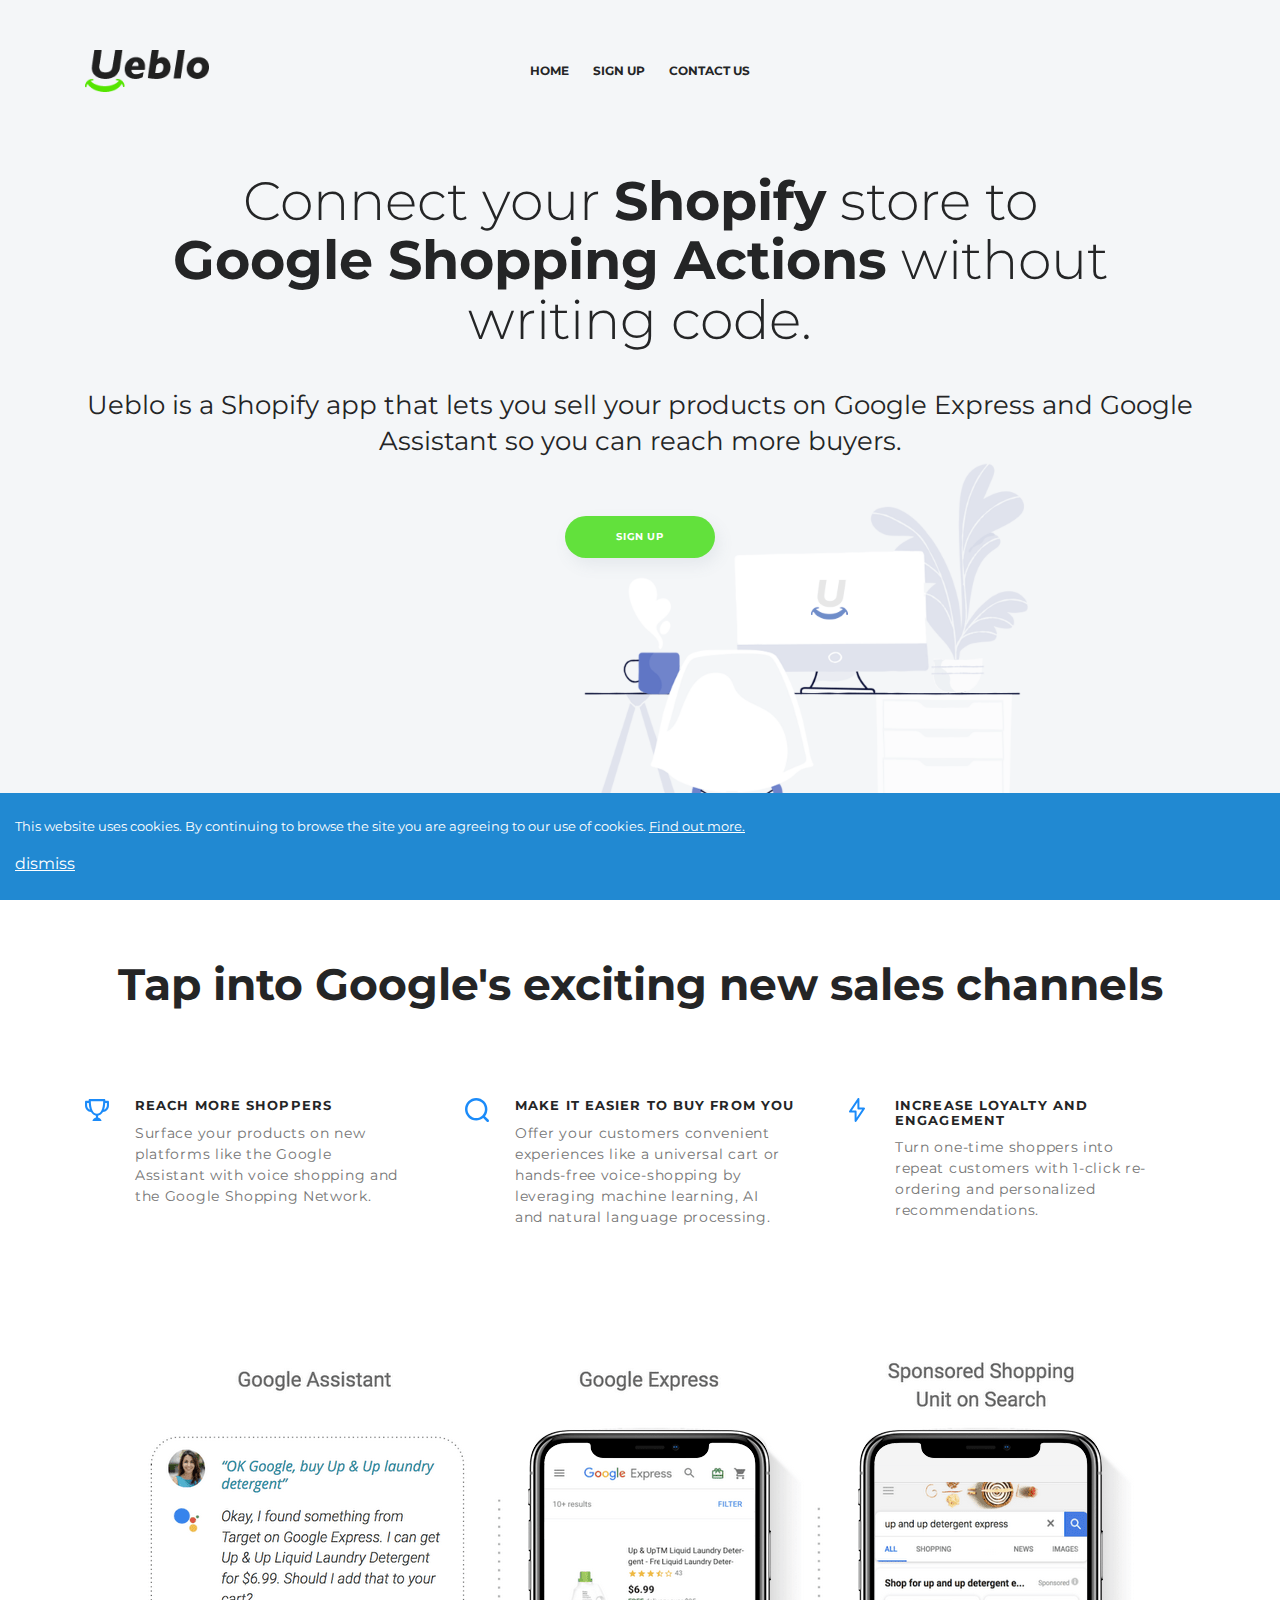
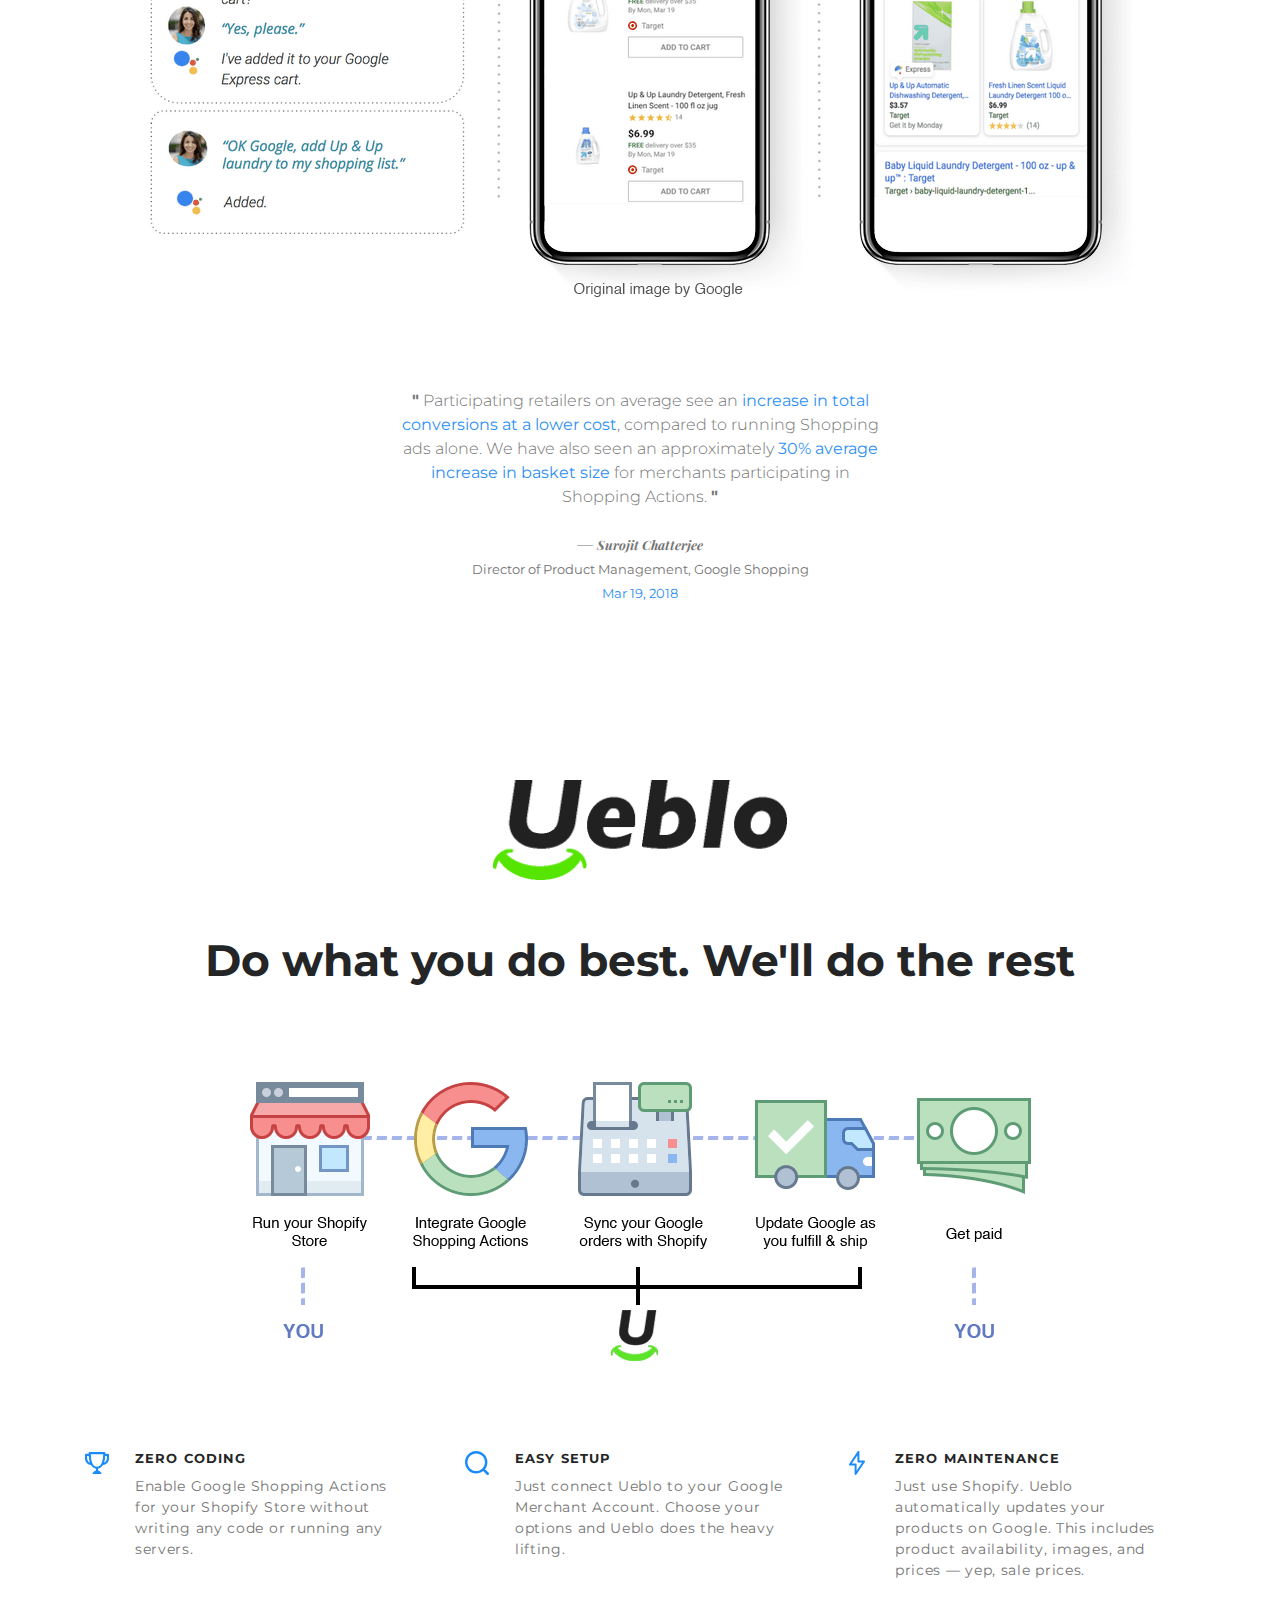
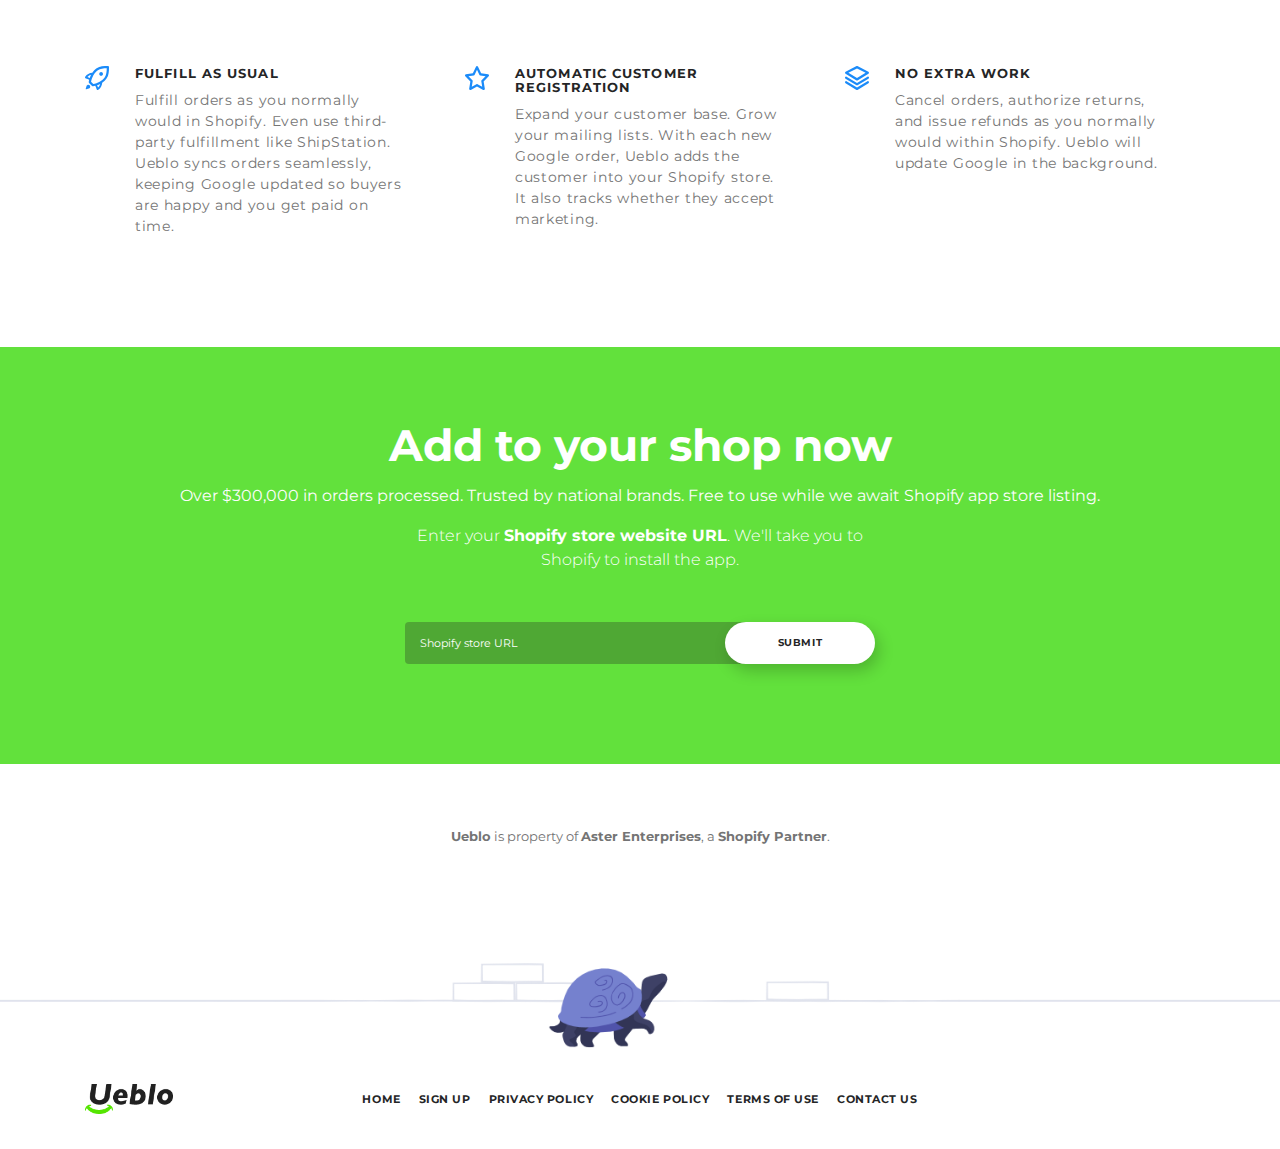
<file: index.html>
<!DOCTYPE html>
<html>
  <head>
    <!--the must have tags-->
    <meta charset="utf-8">
    <meta name="viewport" content="width=device-width">
    <!--the must have assets-->
    <link rel="stylesheet" href="css/main.css">
    <script async src="https://www.googletagmanager.com/gtag/js?id=UA-124564589-1"></script>
    <script>
      runGoogleAnalytics = function(){
      	//- console.log("sending to Google Analytics");
      	window.dataLayer = window.dataLayer || [];
      	function gtag(){dataLayer.push(arguments);}
      	gtag('js', new Date());
      	gtag('config', 'UA-124564589-1');
      }
    </script>
    <script>
      if( document.location.hostname.search("ueblo.com") !== -1 ){
      	runGoogleAnalytics()
      }
      else{
      	console.log("not sending to Google Analytics");
      }
    </script>
    <script>
      runAmplitudeAnalytics = function(){
      	// amplitude analytics
        (function(e,t){var n=e.amplitude||{_q:[],_iq:{}};var r=t.createElement("script")
        ;r.type="text/javascript";r.async=true
        ;r.src="https://cdn.amplitude.com/libs/amplitude-4.4.0-min.gz.js"
        ;r.onload=function(){if(e.amplitude.runQueuedFunctions){
        e.amplitude.runQueuedFunctions()}else{
        console.log("[Amplitude] Error: could not load SDK")}}
        ;var i=t.getElementsByTagName("script")[0];i.parentNode.insertBefore(r,i)
        ;function s(e,t){e.prototype[t]=function(){
        this._q.push([t].concat(Array.prototype.slice.call(arguments,0)));return this}}
        var o=function(){this._q=[];return this}
        ;var a=["add","append","clearAll","prepend","set","setOnce","unset"]
        ;for(var u=0;u<a.length;u++){s(o,a[u])}n.Identify=o;var c=function(){this._q=[]
        ;return this}
        ;var l=["setProductId","setQuantity","setPrice","setRevenueType","setEventProperties"]
        ;for(var p=0;p<l.length;p++){s(c,l[p])}n.Revenue=c
        ;var d=["init","logEvent","logRevenue","setUserId","setUserProperties","setOptOut","setVersionName","setDomain","setDeviceId","setGlobalUserProperties","identify","clearUserProperties","setGroup","logRevenueV2","regenerateDeviceId","logEventWithTimestamp","logEventWithGroups","setSessionId","resetSessionId"]
        ;function v(e){function t(t){e[t]=function(){
        e._q.push([t].concat(Array.prototype.slice.call(arguments,0)))}}
        for(var n=0;n<d.length;n++){t(d[n])}}v(n);n.getInstance=function(e){
        e=(!e||e.length===0?"$default_instance":e).toLowerCase()
        ;if(!n._iq.hasOwnProperty(e)){n._iq[e]={_q:[]};v(n._iq[e])}return n._iq[e]}
        ;e.amplitude=n})(window,document);
      
        // amplitude.getInstance().init("050c1dd1ab99ee6e4c13a5a9d3e541ce"); // dev
      	amplitude.getInstance().init("f63d76cdd53514cb4c6cab5ce90c1e71"); // live
      
      	window.logEvent = function(eventName){
      		amplitude.getInstance().logEvent(eventName);
      	}
      	var timer = function() { // gotta wait for jQuery to be ready
      		if(window.jQuery && $){
      			$(function(){
      				logEvent("document.ready");
      				$("body").on("click","[data-event]",function(){
      					var eventName = $(this).attr("data-event");
      					// alert(eventName);
      					logEvent(eventName);
      				});
      			})
          } else {
            window.setTimeout(timer, 100);
          }
        };
        timer();
      }
      // end amplitude analytics
      
    </script>
    <script>
      if( document.location.hostname.search("ueblo.com") !== -1 ){
      	runAmplitudeAnalytics()
      }
      else{
      	console.log("not sending to Amplitude Analytics");
      }
    </script>
    <!--place your Google Maps API key here:-->
    <script src="js/main.js" defer></script>
    <!--page title-->
    <title>Ueblo - Connect Shopify to Google Shopping Actions</title>
    <meta name="description" content="Ueblo is a Shopify app that connects your Shopify Store with Google Shopping Actions so you can sell your products on Google Assistant with voice shopping and Google Express.">
    <meta name="keywords" content="Google Shopping Actions, Shopify, Google Assistant, Google Express, Voice Shopping, Shopify App">
  </head>
  <body>
    <div id="cookies-eu-banner" style="display:none; position:fixed; bottom: 0; z-index: 999; width:100%; max-width:100%; background-color:#2189D2; color:#ffffff; " class="container"><small><br>
        <p>
           
          This website uses cookies. By continuing to browse the site you are agreeing to our use of cookies. <a id="cookies-eu-more" href="legal.html#cookiepolicy" target="_blank" style="color:#ffffff; text-decoration:underline">Find out more. </a>
        </p></small><a id="cookies-eu-accept" style="color:#ffffff; text-decoration:underline">dismiss</a><br><br>
    </div>
    <main class="page_wrapper">
      <!-- == START OF PRESENTATION NAVBAR ==-->
      <!--this component is used for easier navigation and is not a part of the Phoenix tool. Yet, you still are free to use it in your projects if you want.-->
      <!-- == END OF PRESENTATION NAVBAR ==-->
      <!-- ____________________________-->
      <!-- == START OF MENU COMPONENTS ==-->
      <!-- == END OF MENU COMPONENTS ==-->
      <!-- == START OF COVER 21 ==-->
      <div style="background-image: url(img/bg/bg--soft-chair.png)" class="cover cover--21 js-cover">
        <!-- == START OF HEADER 07 ==-->
        <nav class="header header--07">
          <div class="container header__container">
            <div class="header__left_box"><a href="#" title="Home" class="header__logo_box"><img src="img/etc/logo.gif" alt="Ueblo" class="header__logo_img"></a></div>
            <div class="header__center_box">
              <ul class="header__menu_list header__item--desktop">
                <li class="header__menu_item"><a href="index.html" data-event="page-index header link Home" class="header__menu_link">Home</a></li>
                <li class="header__menu_item"><a href="index.html#signup" data-event="page-index header link Sign Up" class="header__menu_link">Sign Up</a></li>
                <li class="header__menu_item"><a href="contact.html" data-event="page-index header link Contact Us" class="header__menu_link">Contact Us</a></li>
              </ul>
            </div>
            <div class="header__right_box">
              <button type="button" data-menu-index="07" data-event="page-index header link sign up" class="header__burger_button header__burger_button--black js-open-menu header__item--mobile"></button>
            </div>
          </div>
        </nav>
        <!-- == END OF HEADER 07 ==-->
        <div class="container">
          <div class="cover__content_box">
            <h2 class="cover__title cover__title--21"><span class="cover__title_text cover__title_text--21">Connect your <strong>Shopify</strong> store to <br/> <strong>Google Shopping Actions</strong> without writing code.</span><br><br><small>Ueblo is a Shopify app that lets you sell your products on Google Express and Google Assistant so you can reach more buyers.</small>
            </h2>
            <div class="cover__button_box--21"><a href="#signup" data-event="page-index cover signup green" class="cover__button--21 button button--blue button--gray-shadow">Sign up</a></div>
          </div>
        </div>
      </div>
      <!-- == END OF COVER 21 ==-->
      <!-- == START OF FEATURES 07 ==-->
      <div class="features features--07">
        <div class="container">
          <div class="features__title_box features__title_box--07">
            <h2 class="features__title--07">Tap into Google's exciting new sales channels</h2>
          </div>
        </div>
        <div class="container">
          <div class="row">
            <div class="col-xs-12 col-md-6 col-lg-4 features__item features__item--07">
              <div class="features__item_icon_circle features__item_icon_circle--07 features__item_icon_circle--trophy-icon--blue"></div>
              <h3 class="features__item_title">Reach more shoppers</h3><span class="features__item_text features__item_text--07">Surface your products on new platforms like the Google Assistant with voice shopping and the Google Shopping Network.</span>
            </div>
            <div class="col-xs-12 col-md-6 col-lg-4 features__item features__item--07">
              <div class="features__item_icon_circle features__item_icon_circle--07 features__item_icon_circle--magnifier-icon--blue"></div>
              <h3 class="features__item_title">Make it easier to buy from you</h3><span class="features__item_text features__item_text--07">Offer your customers convenient experiences like a universal cart or hands-free voice-shopping by leveraging machine learning, AI and natural language processing.</span>
            </div>
            <div class="col-xs-12 col-md-6 col-lg-4 features__item features__item--07">
              <div class="features__item_icon_circle features__item_icon_circle--07 features__item_icon_circle--zip-icon--blue"></div>
              <h3 class="features__item_title">Increase loyalty and engagement</h3><span class="features__item_text features__item_text--07">Turn one-time shoppers into repeat customers with 1-click re-ordering and personalized recommendations.</span>
            </div>
          </div>
        </div>
        <div class="container">
          <div class="features__title_box features__title_box--07">
            <h2 class="features__title--07"><br><img src='img/etc/gsa.png' style='max-width:100%;' 'Google Assistant and Google Express' /></h2>
          </div>
        </div>
        <div class="container">
          <div class="features__title_box features__title_box--07"><span class="features__description features__description--07"><strong>"</strong> Participating retailers on average see an <a class='link' target='_blank' href='https://www.blog.google/products/ads/shopping-actions/' data-event='page-homepage gsa blue link - increase in total conversions at a lower cost'>increase in total conversions at a lower cost</a>, compared to running Shopping ads alone. We have also seen an approximately <a class='link' target='_blank' href='https://www.blog.google/products/ads/shopping-actions/' data-event='page-homepage gsa blue link - 30% average increase in basket size'>30% average increase in basket size</a> for merchants participating in Shopping Actions. <strong>"</strong> <br/><br/>— <small><span class='cover__title_text__accent_word'>Surojit Chatterjee</span><br/>Director of Product Management, Google Shopping<br/><a class='link' target='_blank' href='https://www.blog.google/products/ads/shopping-actions/' data-event='page-homepage gsa blue link - march 19 2018'>Mar 19, 2018</a></small></span></div>
        </div>
      </div>
      <!-- == END OF FEATURES 07 ==-->
      <!-- == START OF FEATURES 07 ==-->
      <div class="features features--07">
        <div class="container">
          <div class="features__title_box features__title_box--07">
            <h1><img src="img/etc/logo.gif" style="max-width:100%; max-height:100px;" alt="Ueblo"></h1>
            <h2 class="features__title--07"><br/>Do what you do best. We'll do the rest <br/><br/></h2><br><img src='img/etc/we_do_the_rest_horz.png' style='max-width:100%;' alt='What Ueblo Does' />
          </div>
        </div>
        <div class="container">
          <div class="row">
            <div class="col-xs-12 col-md-6 col-lg-4 features__item features__item--07">
              <div class="features__item_icon_circle features__item_icon_circle--07 features__item_icon_circle--trophy-icon--blue"></div>
              <h3 class="features__item_title">Zero Coding</h3><span class="features__item_text features__item_text--07">Enable Google Shopping Actions for your Shopify Store without writing any code or running any servers.</span>
            </div>
            <div class="col-xs-12 col-md-6 col-lg-4 features__item features__item--07">
              <div class="features__item_icon_circle features__item_icon_circle--07 features__item_icon_circle--magnifier-icon--blue"></div>
              <h3 class="features__item_title">Easy Setup</h3><span class="features__item_text features__item_text--07">Just connect Ueblo to your Google Merchant Account. Choose your options and Ueblo does the heavy lifting.</span>
            </div>
            <div class="col-xs-12 col-md-6 col-lg-4 features__item features__item--07">
              <div class="features__item_icon_circle features__item_icon_circle--07 features__item_icon_circle--zip-icon--blue"></div>
              <h3 class="features__item_title">Zero Maintenance</h3><span class="features__item_text features__item_text--07">Just use Shopify. Ueblo automatically updates your products on Google. This includes product availability, images, and prices — yep, sale prices.</span>
            </div>
          </div>
          <div class="row">
            <div class="col-xs-12 col-md-6 col-lg-4 features__item features__item--07">
              <div class="features__item_icon_circle features__item_icon_circle--07 features__item_icon_circle--rocket-icon--blue"></div>
              <h3 class="features__item_title">Fulfill as usual</h3><span class="features__item_text features__item_text--07">Fulfill orders as you normally would in Shopify. Even use third-party fulfillment like ShipStation. Ueblo syncs orders seamlessly, keeping Google updated so buyers are happy and you get paid on time.</span>
            </div>
            <div class="col-xs-12 col-md-6 col-lg-4 features__item features__item--07">
              <div class="features__item_icon_circle features__item_icon_circle--07 features__item_icon_circle--star-icon--blue"></div>
              <h3 class="features__item_title">Automatic Customer Registration</h3><span class="features__item_text features__item_text--07">Expand your customer base. Grow your mailing lists. With each new Google order, Ueblo adds the customer into your Shopify store. It also tracks whether they accept marketing.</span>
            </div>
            <div class="col-xs-12 col-md-6 col-lg-4 features__item features__item--07">
              <div class="features__item_icon_circle features__item_icon_circle--07 features__item_icon_circle--stack-icon--blue"></div>
              <h3 class="features__item_title">No Extra Work</h3><span class="features__item_text features__item_text--07">Cancel orders, authorize returns, and issue refunds as you normally would within Shopify. Ueblo will update Google in the background.</span>
            </div>
          </div>
        </div>
      </div>
      <!-- == END OF FEATURES 07 ==-->
      <div id="signup"></div>
      <!-- == START OF call_to_action 13 ==-->
      <div class="call_to_action call_to_action--13">
        <div class="container">
          <h2 class="call_to_action__title call_to_action__title--13">Add to your shop now</h2>
          <p style="color:#fdfdfd">Over $300,000 in orders processed. Trusted by national brands. 
            Free to use while we await Shopify app store listing. 
          </p><span class="call_to_action__text call_to_action__text--13">Enter your <b>Shopify store website URL</b>. We'll take you to Shopify to install the app.</span>
          <form action="#" method="GET" class="call_to_action__form js-signup-form">
            <div class="call_to_action__input_box--13">
              <input name="storeUrl" type="text" placeholder="Shopify store URL" required class="input input--black call_to_action__input--13">
              <button type="submit" class="button button--white button--black-shadow call_to_action__button--13 js-signup-submit-button">Submit</button>
            </div>
          </form>
          <!--form#mc-embedded-subscribe-form.call_to_action__form.validate.js-subscribe-form(action='#', method='post', name='mc-embedded-subscribe-form', novalidate='')
          #mc_embed_signup_scroll
          	.call_to_action__input_box--13
          		.mc-field-group
          			input#mce-EMAIL.input.input--black.call_to_action__input--13.email(type='email', required, placeholder='Your email', value='', name='EMAIL')
          		#mce-responses.clear
          			#mce-error-response.response(style='display:none')
          			#mce-success-response.response(style='display:none')
          		// real people should not fill this in and expect good things - do not remove this or risk form bot signups
          		div(style='position: absolute; left: -5000px;', aria-hidden='true')
          			input(type='text', name='b_c753049c0b6c0ccd061d10786_e574a9d387', tabindex='-1', value='')
          		.clear
          			input#mc-embedded-subscribe.button.button--white.button--black-shadow.call_to_action__button--13.js-submit-button(type='submit', value='Submit', name='subscribe')
          		.js-error-message.call_to_action__message.call_to_action__message--red
          			| Sorry, internal error.
          		.js-success-message.call_to_action__message.call_to_action__message--green
          			| Thanks!
          			br
          			| Please click the link in the email we've just sent you.
          -->
        </div>
      </div>
      <!-- == END OF call_to_action 13 ==-->
      <!-- == START OF FEATURES 07 ==-->
      <div class="features features--07">
        <div class="container">
          <div class="features__title_box features__title_box--07"><span class="features__description features__description--07"><small><strong>Ueblo</strong> is property of <strong>Aster Enterprises</strong>, a <strong>Shopify Partner</strong>.</small></span></div>
        </div>
      </div>
      <!-- == END OF FEATURES 07 ==--><img src="img/etc/Ad.png" style="width:100%">
      <!-- == START OF FOOTER 01 ==-->
      <footer class="footer footer--01">
        <div class="container footer__container"><a href="#" class="footer__logo_box footer__logo_box--01"><img src="img/etc/logo.gif" style="max-width:100%; max-height:100px;" alt="Ueblo" class="footer__logo"></a>
          <ul class="footer__nav footer__nav--01">
            <li class="footer__nav__item footer__nav__item--01"><a href="index.html" data-event="page-index footer link Home" class="footer__nav__link footer__nav__link--01">Home</a></li>
            <li class="footer__nav__item footer__nav__item--01"><a href="index.html#signup" data-event="page-index footer link Sign Up" class="footer__nav__link footer__nav__link--01">Sign Up</a></li>
            <li class="footer__nav__item footer__nav__item--01"><a href="legal.html#privacypolicy" data-event="page-index footer link Privacy Policy" class="footer__nav__link footer__nav__link--01">Privacy Policy</a></li>
            <li class="footer__nav__item footer__nav__item--01"><a href="legal.html#cookiepolicy" data-event="page-index footer link Cookie Policy" class="footer__nav__link footer__nav__link--01">Cookie Policy</a></li>
            <li class="footer__nav__item footer__nav__item--01"><a href="legal.html#termsofuse" data-event="page-index footer link Terms of Use" class="footer__nav__link footer__nav__link--01">Terms of Use</a></li>
            <li class="footer__nav__item footer__nav__item--01"><a href="contact.html" data-event="page-index footer link Contact Us" class="footer__nav__link footer__nav__link--01">Contact Us</a></li>
          </ul>
        </div>
      </footer>
      <!-- == END OF FOOTER 01 ==-->
      <!-- == END OF VIDEO POPUP COMPONENT ==-->
      <!-- ____________________________-->
      <!-- Never miss free updates and get new breathtaking components first!-->
      <!-- https://twitter.com/ui_market-->
      <!-- Feel free to ask any questions: hello@ui-market.com-->
    </main>
  </body>
  <div class="js-overlay js-close-navigation js-close-menu overlay"></div>
</html>
</file>
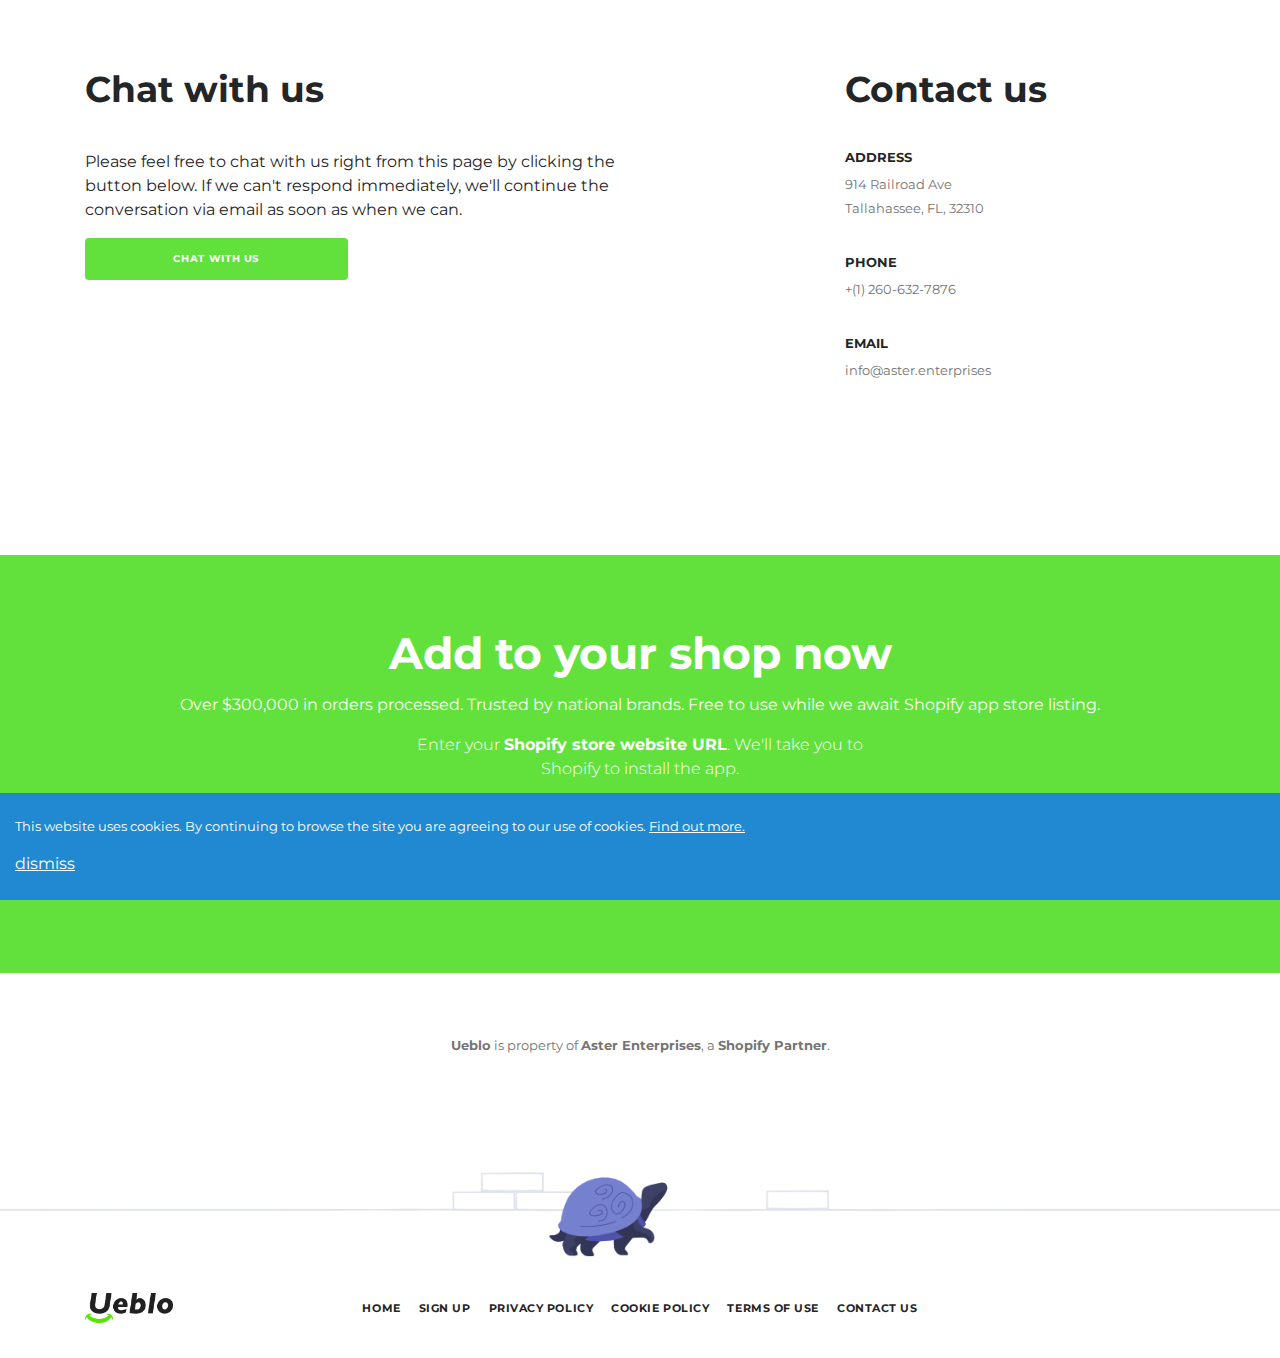
<file: contact.html>
<!DOCTYPE html>
<html>
  <head>
    <!--the must have tags-->
    <meta charset="utf-8">
    <meta name="viewport" content="width=device-width">
    <!--the must have assets-->
    <link rel="stylesheet" href="css/main.css">
    <script async src="https://www.googletagmanager.com/gtag/js?id=UA-124564589-1"></script>
    <script>
      runGoogleAnalytics = function(){
      	//- console.log("sending to Google Analytics");
      	window.dataLayer = window.dataLayer || [];
      	function gtag(){dataLayer.push(arguments);}
      	gtag('js', new Date());
      	gtag('config', 'UA-124564589-1');
      }
    </script>
    <script>
      if( document.location.hostname.search("ueblo.com") !== -1 ){
      	runGoogleAnalytics()
      }
      else{
      	console.log("not sending to Google Analytics");
      }
    </script>
    <script>
      runAmplitudeAnalytics = function(){
      	// amplitude analytics
        (function(e,t){var n=e.amplitude||{_q:[],_iq:{}};var r=t.createElement("script")
        ;r.type="text/javascript";r.async=true
        ;r.src="https://cdn.amplitude.com/libs/amplitude-4.4.0-min.gz.js"
        ;r.onload=function(){if(e.amplitude.runQueuedFunctions){
        e.amplitude.runQueuedFunctions()}else{
        console.log("[Amplitude] Error: could not load SDK")}}
        ;var i=t.getElementsByTagName("script")[0];i.parentNode.insertBefore(r,i)
        ;function s(e,t){e.prototype[t]=function(){
        this._q.push([t].concat(Array.prototype.slice.call(arguments,0)));return this}}
        var o=function(){this._q=[];return this}
        ;var a=["add","append","clearAll","prepend","set","setOnce","unset"]
        ;for(var u=0;u<a.length;u++){s(o,a[u])}n.Identify=o;var c=function(){this._q=[]
        ;return this}
        ;var l=["setProductId","setQuantity","setPrice","setRevenueType","setEventProperties"]
        ;for(var p=0;p<l.length;p++){s(c,l[p])}n.Revenue=c
        ;var d=["init","logEvent","logRevenue","setUserId","setUserProperties","setOptOut","setVersionName","setDomain","setDeviceId","setGlobalUserProperties","identify","clearUserProperties","setGroup","logRevenueV2","regenerateDeviceId","logEventWithTimestamp","logEventWithGroups","setSessionId","resetSessionId"]
        ;function v(e){function t(t){e[t]=function(){
        e._q.push([t].concat(Array.prototype.slice.call(arguments,0)))}}
        for(var n=0;n<d.length;n++){t(d[n])}}v(n);n.getInstance=function(e){
        e=(!e||e.length===0?"$default_instance":e).toLowerCase()
        ;if(!n._iq.hasOwnProperty(e)){n._iq[e]={_q:[]};v(n._iq[e])}return n._iq[e]}
        ;e.amplitude=n})(window,document);
      
        // amplitude.getInstance().init("050c1dd1ab99ee6e4c13a5a9d3e541ce"); // dev
      	amplitude.getInstance().init("f63d76cdd53514cb4c6cab5ce90c1e71"); // live
      
      	window.logEvent = function(eventName){
      		amplitude.getInstance().logEvent(eventName);
      	}
      	var timer = function() { // gotta wait for jQuery to be ready
      		if(window.jQuery && $){
      			$(function(){
      				logEvent("document.ready");
      				$("body").on("click","[data-event]",function(){
      					var eventName = $(this).attr("data-event");
      					// alert(eventName);
      					logEvent(eventName);
      				});
      			})
          } else {
            window.setTimeout(timer, 100);
          }
        };
        timer();
      }
      // end amplitude analytics
      
    </script>
    <script>
      if( document.location.hostname.search("ueblo.com") !== -1 ){
      	runAmplitudeAnalytics()
      }
      else{
      	console.log("not sending to Amplitude Analytics");
      }
    </script>
    <!--place your Google Maps API key here:-->
    <script src="js/main.js" defer></script>
    <!--page title-->
    <title>Ueblo - Connect Shopify to Google Shopping Actions</title>
    <meta name="keywords" content="Google Shopping Actions, Shopify, Google Assistant, Google Express, Voice Shopping, Shopify App, Ueblo">
  </head>
  <body>
    <div id="cookies-eu-banner" style="display:none; position:fixed; bottom: 0; z-index: 999; width:100%; max-width:100%; background-color:#2189D2; color:#ffffff; " class="container"><small><br>
        <p>
           
          This website uses cookies. By continuing to browse the site you are agreeing to our use of cookies. <a id="cookies-eu-more" href="legal.html#cookiepolicy" target="_blank" style="color:#ffffff; text-decoration:underline">Find out more. </a>
        </p></small><a id="cookies-eu-accept" style="color:#ffffff; text-decoration:underline">dismiss</a><br><br>
    </div>
    <main class="page_wrapper">
      <!-- == START OF PRESENTATION NAVBAR ==-->
      <!--this component is used for easier navigation and is not a part of the Phoenix tool. Yet, you still are free to use it in your projects if you want.-->
      <!-- == END OF PRESENTATION NAVBAR ==-->
      <!-- ____________________________-->
      <!-- == START OF MENU COMPONENTS ==-->
      <!-- == END OF MENU COMPONENTS ==-->
      <!-- == START OF contacts 02 ==-->
      <div class="contacts contacts--02">
        <div class="container contacts__container--02">
          <div class="row">
            <div class="col-md-6 col-xs-12">
              <h2 class="contacts__title contacts__title--02">Chat with us</h2>
              <p>Please feel free to chat with us right from this page by clicking the button below. If we can't respond immediately, we'll continue the conversation via email as soon as when we can.</p>
              <button style="display:inline-block" data-event="page-contact open-live-chat Chat with us" class="contacts__form_button--02 button button--blue button--small-radius drift-open-chat">chat with us</button><br><br><br><br>
            </div>
            <div class="col-lg-3 col-md-5 col-md-offset-1 col-lg-offset-2 col-xs-12">
              <div class="contacts__info--02">
                <h2 class="contacts__title contacts__title--02">Contact us</h2>
                <div class="contacts__content--02">
                  <div class="contacts__item">
                    <h3 class="contacts__item_title">Address</h3><span class="contacts__item_text">914 Railroad Ave<br>Tallahassee, FL, 32310</span>
                  </div>
                  <div class="contacts__item">
                    <h3 class="contacts__item_title">Phone</h3><span class="contacts__item_text">+(1) 260-632-7876</span>
                  </div>
                  <div class="contacts__item">
                    <h3 class="contacts__item_title">email</h3><a href="mailto:hello@ui-market.com" target="_blank" class="contacts__item_text">info@aster.enterprises</a>
                  </div>
                </div>
              </div>
            </div>
          </div>
        </div>
      </div>
      <!-- == END OF contacts 02 ==-->
      <div id="signup"></div>
      <!-- == START OF call_to_action 13 ==-->
      <div class="call_to_action call_to_action--13">
        <div class="container">
          <h2 class="call_to_action__title call_to_action__title--13">Add to your shop now</h2>
          <p style="color:#fdfdfd">Over $300,000 in orders processed. Trusted by national brands. 
            Free to use while we await Shopify app store listing. 
          </p><span class="call_to_action__text call_to_action__text--13">Enter your <b>Shopify store website URL</b>. We'll take you to Shopify to install the app.</span>
          <form action="#" method="GET" class="call_to_action__form js-signup-form">
            <div class="call_to_action__input_box--13">
              <input name="storeUrl" type="text" placeholder="Shopify store URL" required class="input input--black call_to_action__input--13">
              <button type="submit" class="button button--white button--black-shadow call_to_action__button--13 js-signup-submit-button">Submit</button>
            </div>
          </form>
          <!--form#mc-embedded-subscribe-form.call_to_action__form.validate.js-subscribe-form(action='#', method='post', name='mc-embedded-subscribe-form', novalidate='')
          #mc_embed_signup_scroll
          	.call_to_action__input_box--13
          		.mc-field-group
          			input#mce-EMAIL.input.input--black.call_to_action__input--13.email(type='email', required, placeholder='Your email', value='', name='EMAIL')
          		#mce-responses.clear
          			#mce-error-response.response(style='display:none')
          			#mce-success-response.response(style='display:none')
          		// real people should not fill this in and expect good things - do not remove this or risk form bot signups
          		div(style='position: absolute; left: -5000px;', aria-hidden='true')
          			input(type='text', name='b_c753049c0b6c0ccd061d10786_e574a9d387', tabindex='-1', value='')
          		.clear
          			input#mc-embedded-subscribe.button.button--white.button--black-shadow.call_to_action__button--13.js-submit-button(type='submit', value='Submit', name='subscribe')
          		.js-error-message.call_to_action__message.call_to_action__message--red
          			| Sorry, internal error.
          		.js-success-message.call_to_action__message.call_to_action__message--green
          			| Thanks!
          			br
          			| Please click the link in the email we've just sent you.
          -->
        </div>
      </div>
      <!-- == END OF call_to_action 13 ==-->
      <!-- == START OF FEATURES 07 ==-->
      <div class="features features--07">
        <div class="container">
          <div class="features__title_box features__title_box--07"><span class="features__description features__description--07"><small><strong>Ueblo</strong> is property of <strong>Aster Enterprises</strong>, a <strong>Shopify Partner</strong>.</small></span></div>
        </div>
      </div>
      <!-- == END OF FEATURES 07 ==--><img src="img/etc/Ad.png" style="width:100%">
      <!-- == START OF FOOTER 01 ==-->
      <footer class="footer footer--01">
        <div class="container footer__container"><a href="#" class="footer__logo_box footer__logo_box--01"><img src="img/etc/logo.gif" style="max-width:100%; max-height:100px;" alt="Ueblo" class="footer__logo"></a>
          <ul class="footer__nav footer__nav--01">
            <li class="footer__nav__item footer__nav__item--01"><a href="index.html" data-event="page-contact footer link Home" class="footer__nav__link footer__nav__link--01">Home</a></li>
            <li class="footer__nav__item footer__nav__item--01"><a href="index.html#signup" data-event="page-contact footer link Sign Up" class="footer__nav__link footer__nav__link--01">Sign Up</a></li>
            <li class="footer__nav__item footer__nav__item--01"><a href="legal.html#privacypolicy" data-event="page-contact footer link Privacy Policy" class="footer__nav__link footer__nav__link--01">Privacy Policy</a></li>
            <li class="footer__nav__item footer__nav__item--01"><a href="legal.html#cookiepolicy" data-event="page-contact footer link Cookie Policy" class="footer__nav__link footer__nav__link--01">Cookie Policy</a></li>
            <li class="footer__nav__item footer__nav__item--01"><a href="legal.html#termsofuse" data-event="page-contact footer link Terms of Use" class="footer__nav__link footer__nav__link--01">Terms of Use</a></li>
            <li class="footer__nav__item footer__nav__item--01"><a href="contact.html" data-event="page-contact footer link Contact Us" class="footer__nav__link footer__nav__link--01">Contact Us</a></li>
          </ul>
        </div>
      </footer>
      <!-- == END OF FOOTER 01 ==-->
      <!-- == END OF VIDEO POPUP COMPONENT ==-->
      <!-- ____________________________-->
      <!-- Never miss free updates and get new breathtaking components first!-->
      <!-- https://twitter.com/ui_market-->
      <!-- Feel free to ask any questions: hello@ui-market.com-->
    </main>
  </body>
  <div class="js-overlay js-close-navigation js-close-menu overlay"></div>
</html>
</file>
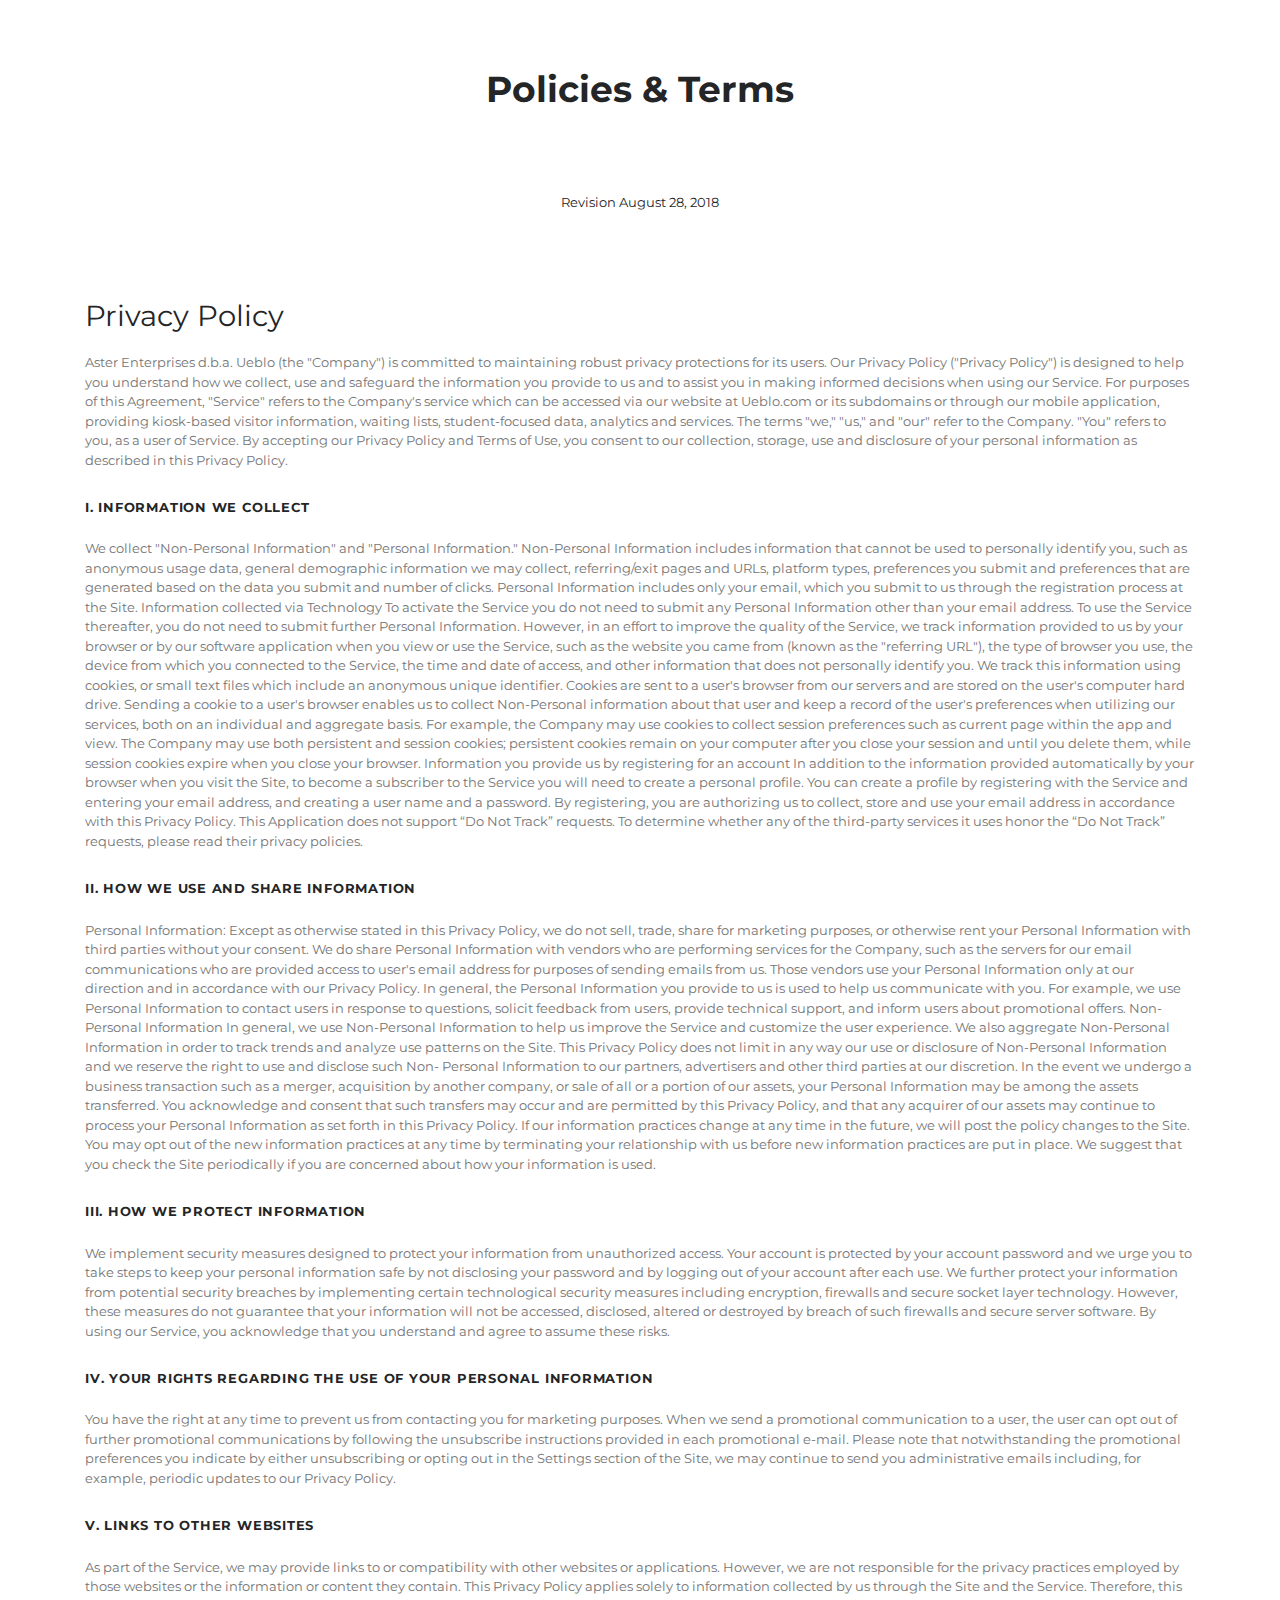
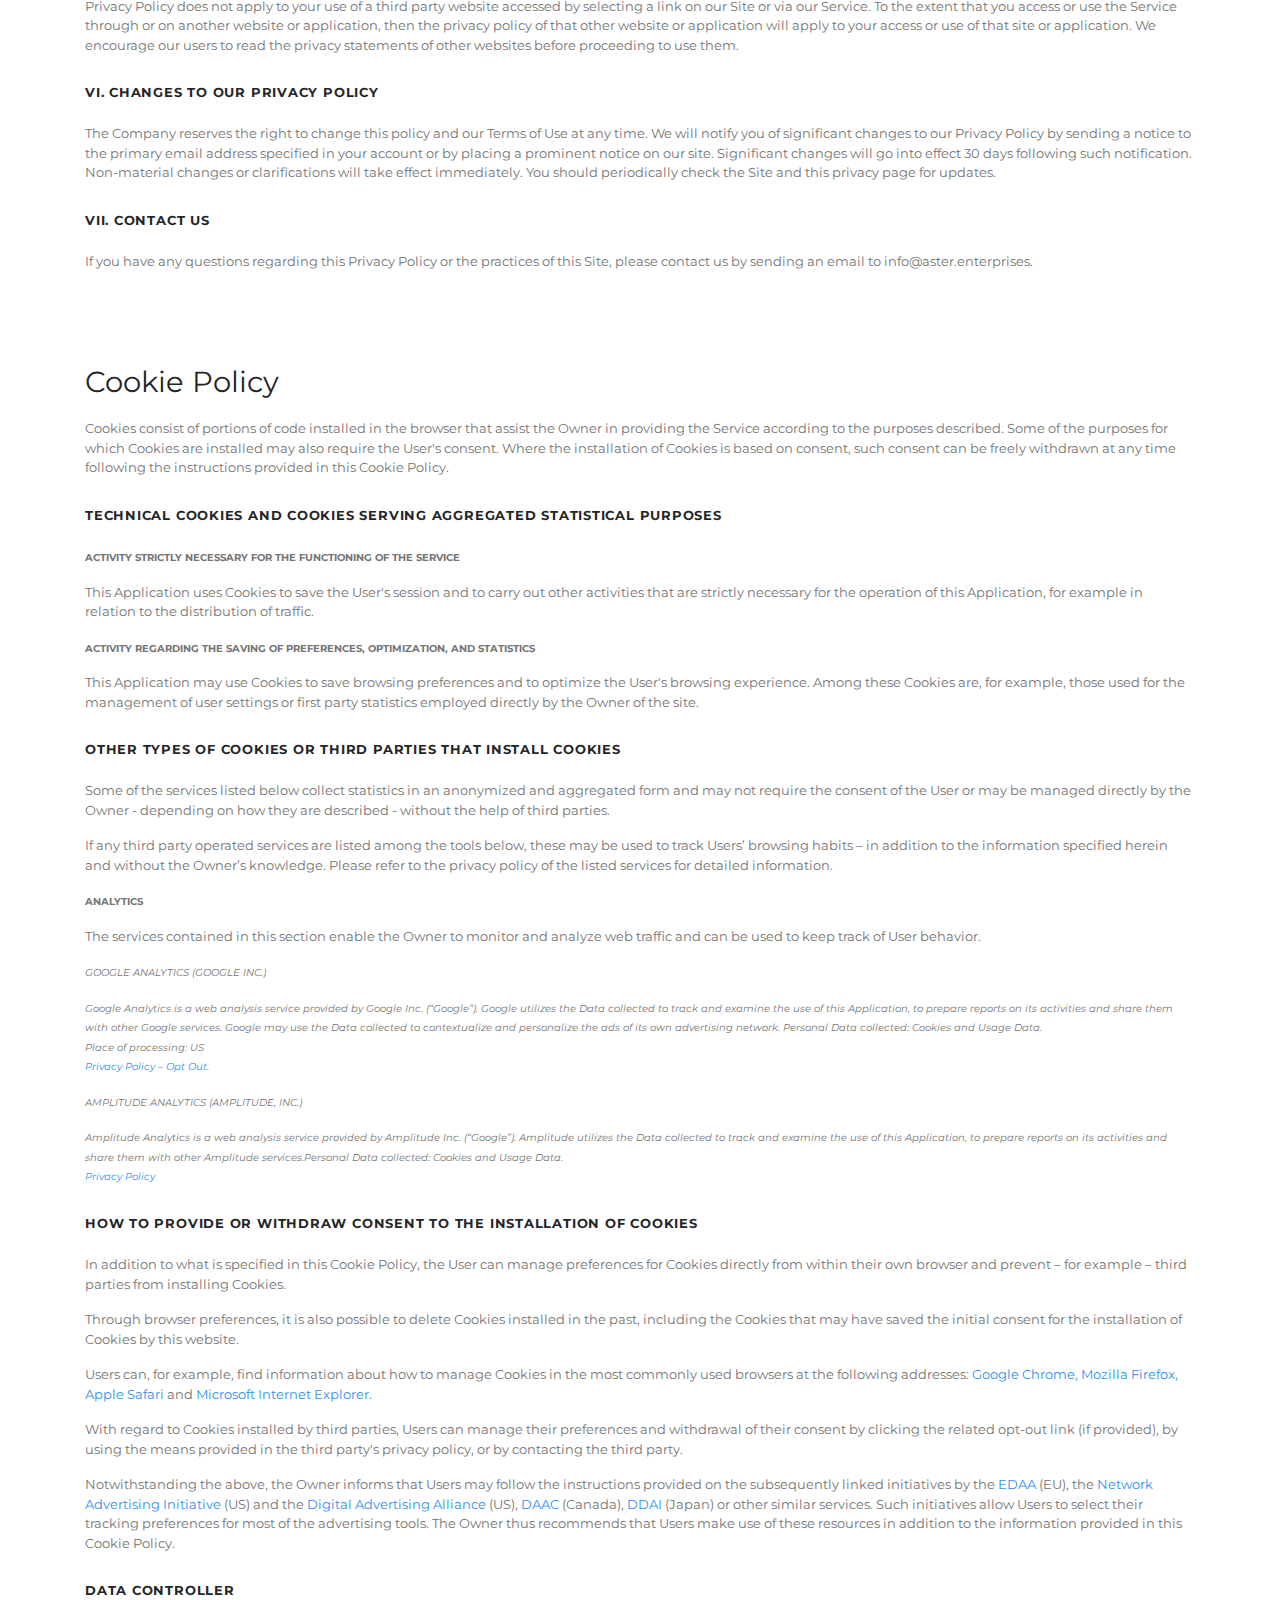
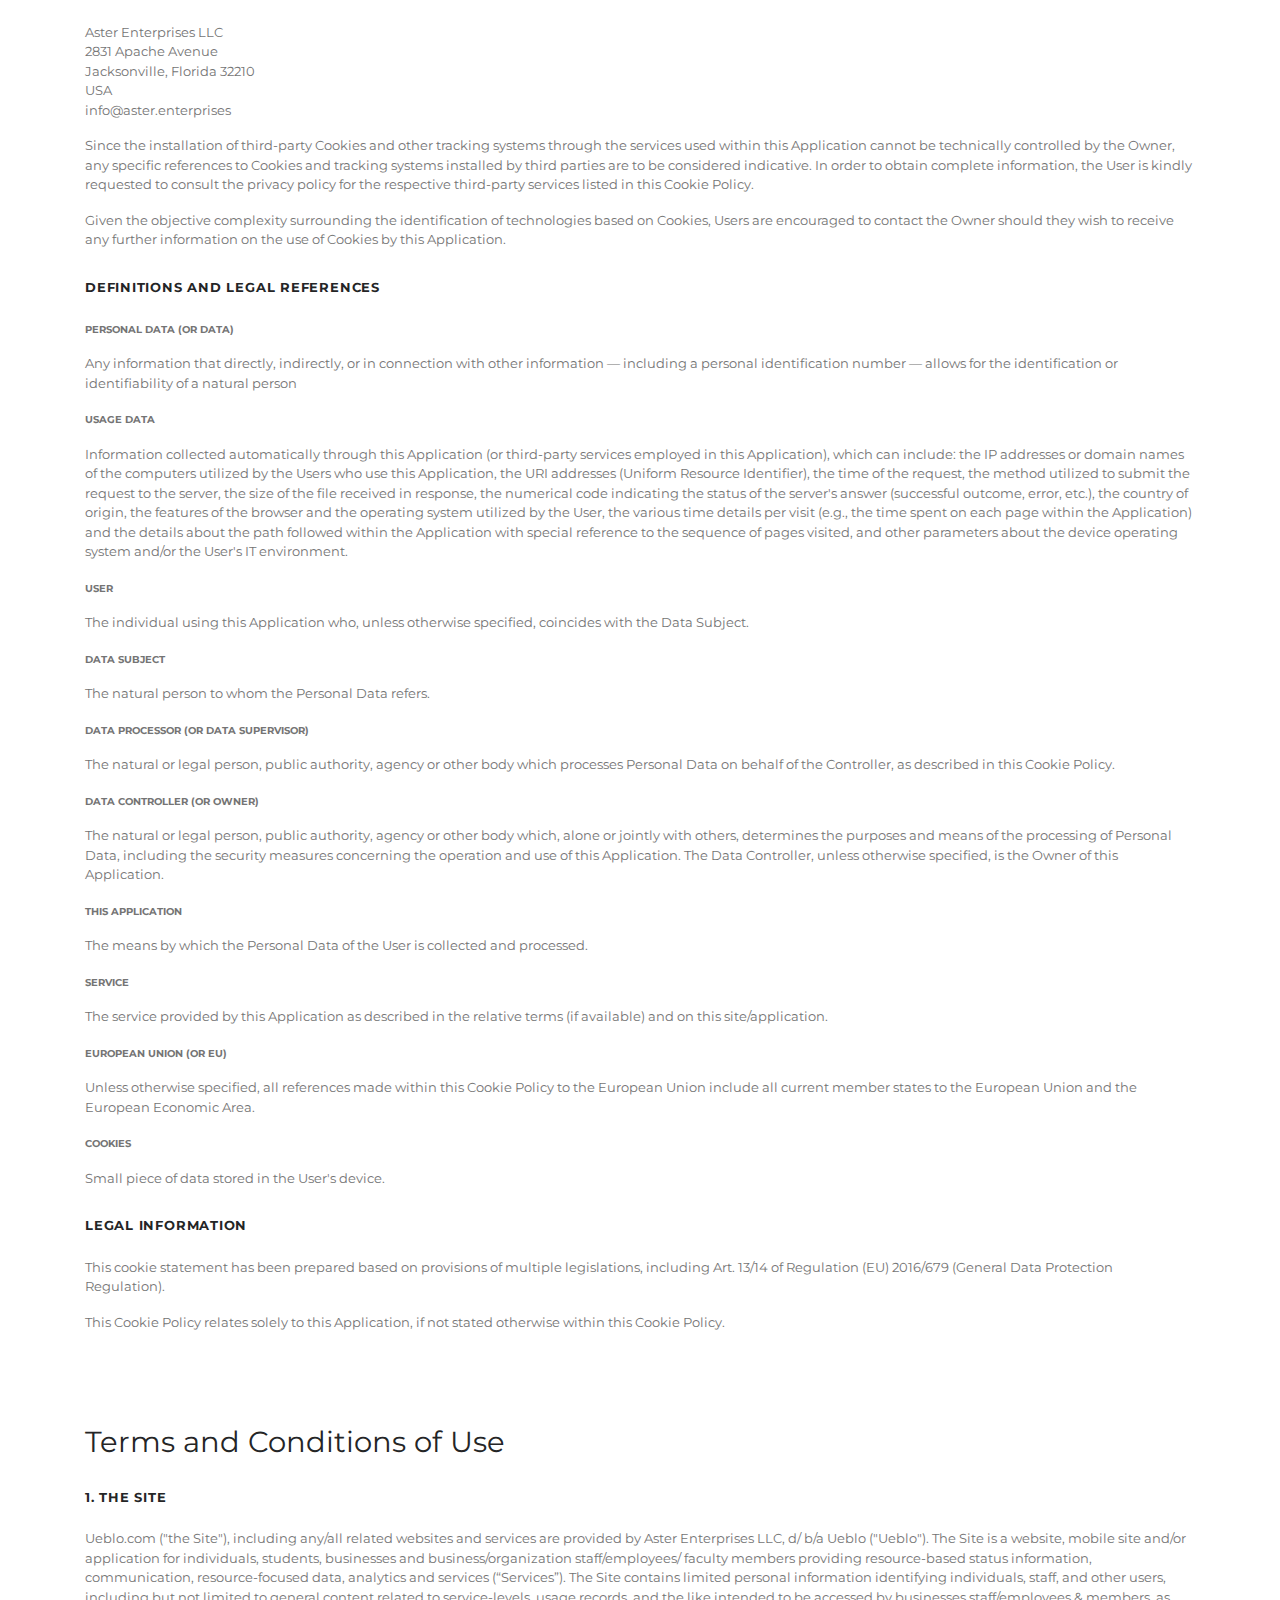
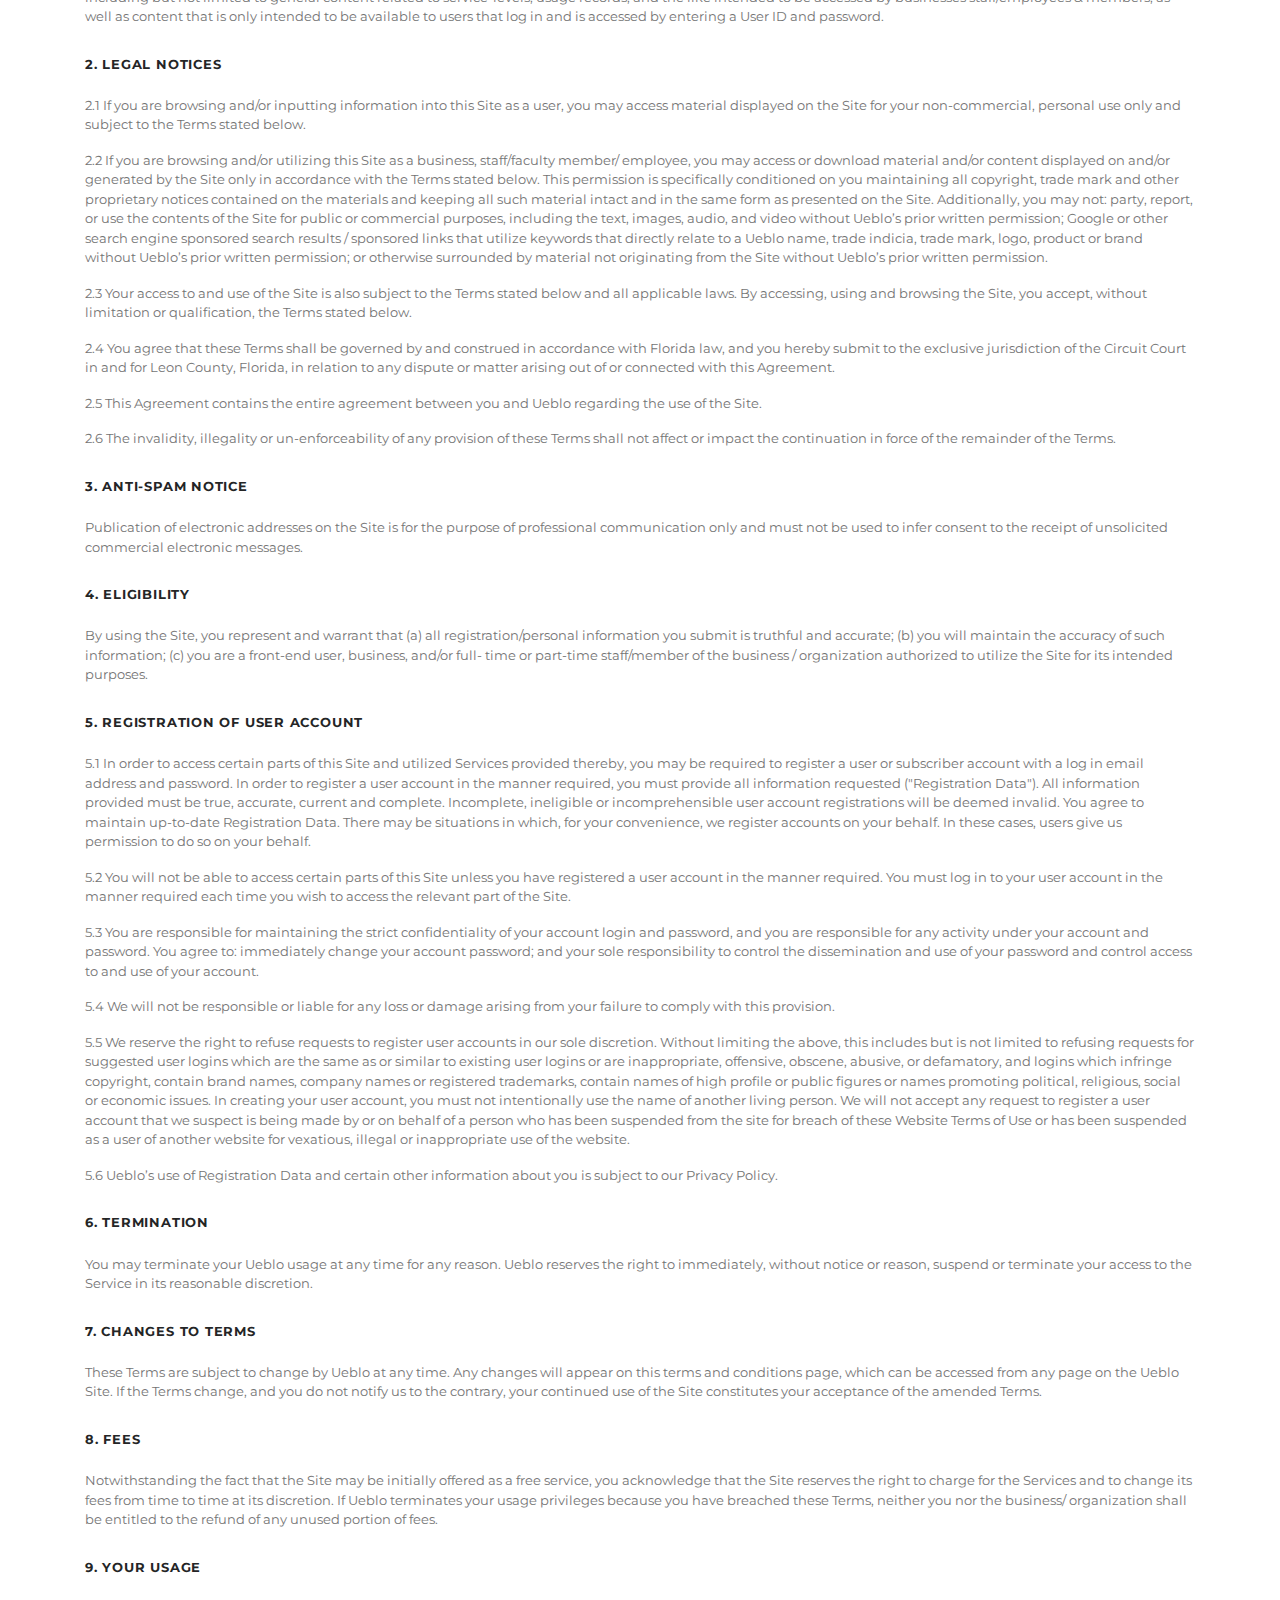
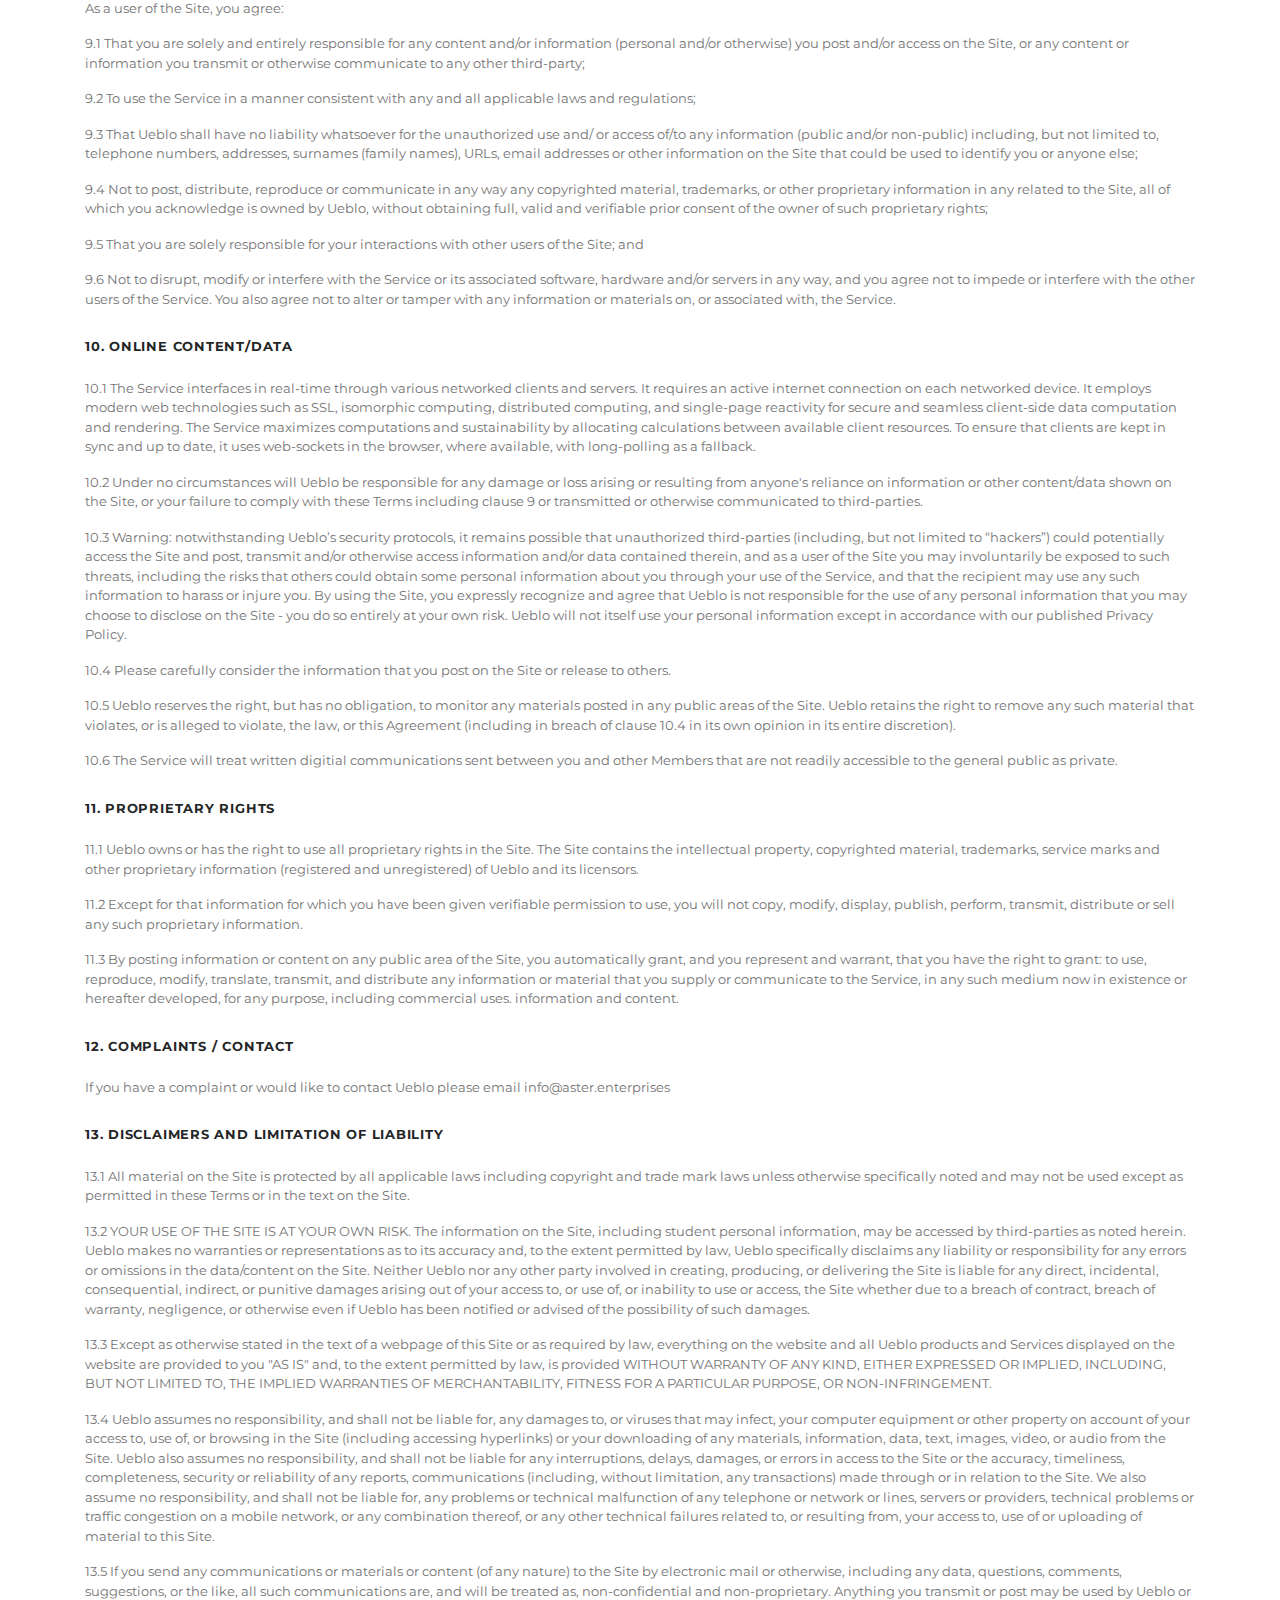
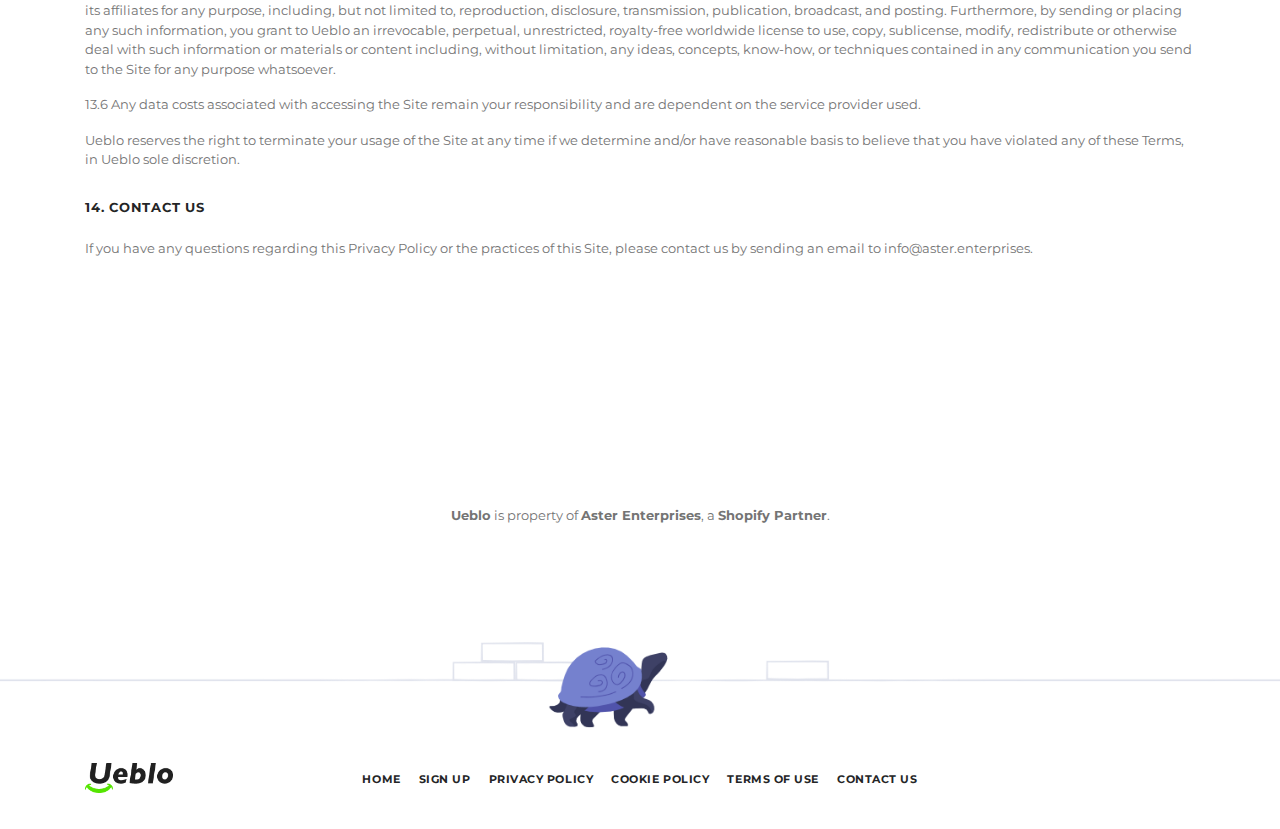
<file: legal.html>
<!DOCTYPE html>
<html>
  <head>
    <!--the must have tags-->
    <meta charset="utf-8">
    <meta name="viewport" content="width=device-width">
    <!--the must have assets-->
    <link rel="stylesheet" href="css/main.css">
    <script async src="https://www.googletagmanager.com/gtag/js?id=UA-124564589-1"></script>
    <script>
      runGoogleAnalytics = function(){
      	//- console.log("sending to Google Analytics");
      	window.dataLayer = window.dataLayer || [];
      	function gtag(){dataLayer.push(arguments);}
      	gtag('js', new Date());
      	gtag('config', 'UA-124564589-1');
      }
    </script>
    <script>
      if( document.location.hostname.search("ueblo.com") !== -1 ){
      	runGoogleAnalytics()
      }
      else{
      	console.log("not sending to Google Analytics");
      }
    </script>
    <script>
      runAmplitudeAnalytics = function(){
      	// amplitude analytics
        (function(e,t){var n=e.amplitude||{_q:[],_iq:{}};var r=t.createElement("script")
        ;r.type="text/javascript";r.async=true
        ;r.src="https://cdn.amplitude.com/libs/amplitude-4.4.0-min.gz.js"
        ;r.onload=function(){if(e.amplitude.runQueuedFunctions){
        e.amplitude.runQueuedFunctions()}else{
        console.log("[Amplitude] Error: could not load SDK")}}
        ;var i=t.getElementsByTagName("script")[0];i.parentNode.insertBefore(r,i)
        ;function s(e,t){e.prototype[t]=function(){
        this._q.push([t].concat(Array.prototype.slice.call(arguments,0)));return this}}
        var o=function(){this._q=[];return this}
        ;var a=["add","append","clearAll","prepend","set","setOnce","unset"]
        ;for(var u=0;u<a.length;u++){s(o,a[u])}n.Identify=o;var c=function(){this._q=[]
        ;return this}
        ;var l=["setProductId","setQuantity","setPrice","setRevenueType","setEventProperties"]
        ;for(var p=0;p<l.length;p++){s(c,l[p])}n.Revenue=c
        ;var d=["init","logEvent","logRevenue","setUserId","setUserProperties","setOptOut","setVersionName","setDomain","setDeviceId","setGlobalUserProperties","identify","clearUserProperties","setGroup","logRevenueV2","regenerateDeviceId","logEventWithTimestamp","logEventWithGroups","setSessionId","resetSessionId"]
        ;function v(e){function t(t){e[t]=function(){
        e._q.push([t].concat(Array.prototype.slice.call(arguments,0)))}}
        for(var n=0;n<d.length;n++){t(d[n])}}v(n);n.getInstance=function(e){
        e=(!e||e.length===0?"$default_instance":e).toLowerCase()
        ;if(!n._iq.hasOwnProperty(e)){n._iq[e]={_q:[]};v(n._iq[e])}return n._iq[e]}
        ;e.amplitude=n})(window,document);
      
        // amplitude.getInstance().init("050c1dd1ab99ee6e4c13a5a9d3e541ce"); // dev
      	amplitude.getInstance().init("f63d76cdd53514cb4c6cab5ce90c1e71"); // live
      
      	window.logEvent = function(eventName){
      		amplitude.getInstance().logEvent(eventName);
      	}
      	var timer = function() { // gotta wait for jQuery to be ready
      		if(window.jQuery && $){
      			$(function(){
      				logEvent("document.ready");
      				$("body").on("click","[data-event]",function(){
      					var eventName = $(this).attr("data-event");
      					// alert(eventName);
      					logEvent(eventName);
      				});
      			})
          } else {
            window.setTimeout(timer, 100);
          }
        };
        timer();
      }
      // end amplitude analytics
      
    </script>
    <script>
      if( document.location.hostname.search("ueblo.com") !== -1 ){
      	runAmplitudeAnalytics()
      }
      else{
      	console.log("not sending to Amplitude Analytics");
      }
    </script>
    <!--place your Google Maps API key here:-->
    <script src="js/main.js" defer></script>
    <!--page title-->
    <title>Legal</title>
  </head>
  <body>
    <main class="page_wrapper">
      <!-- == START OF PRESENTATION NAVBAR ==-->
      <!--this component is used for easier navigation and is not a part of the Phoenix tool. Yet, you still are free to use it in your projects if you want.-->
      <!-- == END OF PRESENTATION NAVBAR ==-->
      <!-- ____________________________-->
      <!-- == START OF MENU COMPONENTS ==-->
      <!-- == START OF MENU 07 (large desktop header--07 is hidden on mobiles (iPhone, iPad, etc) and this one is to be opened on burger tap) ==-->
      <nav data-menu-index="07" class="menu menu--07 js-menu">
        <div class="menu__container">
          <button type="button" class="menu__closer js-close-menu">close</button>
          <div class="menu__box">
            <ul class="menu__list">
              <li class="menu__item"><a href="#" class="menu__link">About</a></li>
              <li class="menu__item"><a href="#" class="menu__link">Team</a></li>
              <li class="menu__item"><a href="#" class="menu__link">Pricing</a></li>
              <li class="menu__item"><a href="#" class="menu__link">Press</a></li>
              <li class="menu__item"><a href="#" class="menu__link">Contact</a></li>
            </ul><a href="#" class="button button--white button--gray-shadow">sign up</a>
          </div>
        </div>
      </nav>
      <!-- == END OF MENU 07 (large desktop header--07 is hidden on mobiles (iPhone, iPad, etc) and this one is to be opened on burger tap) ==-->
      <!-- == END OF MENU COMPONENTS ==-->
      <!-- == START OF ABOUT 07 ==-->
      <div class="about about--07">
        <div class="container">
          <h2 class="about__title about__title--07">Policies &amp; Terms</h2>
          <p class="about__title--07"><small>Revision August 28, 2018</small></p>
          <div class="about__container">
            <div class="about__content">
              <div class="about__content__top_row--07">
                <div id="privacypolicy"></div>
                <h2 class="about__title"><small>Privacy Policy</small></h2>
                <p class="about__main_info--07">Aster Enterprises d.b.a. Ueblo (the "Company") is committed to maintaining robust privacy protections for its users. Our Privacy Policy ("Privacy Policy") is designed to help you understand how we collect, use and safeguard the information you provide to us and to assist you in making informed decisions when using our Service. For purposes of this Agreement, "Service" refers to the Company's service which can be accessed via our website at Ueblo.com or its subdomains or through our mobile application, providing kiosk-based visitor information, waiting lists, student-focused data, analytics and services. The terms "we," "us," and "our" refer to the Company. "You" refers to you, as a user of Service. By accepting our Privacy Policy and Terms of Use, you consent to our collection, storage, use and disclosure of your personal information as described in this Privacy Policy. </p>
                <h3 class="about__subtitle--07 about__main_subtitle--07">I. INFORMATION WE COLLECT</h3>
                <p class="about__main_info--07">We collect "Non-Personal Information" and "Personal Information." Non-Personal Information includes information that cannot be used to personally identify you, such as anonymous usage data, general demographic information we may collect, referring/exit pages and URLs, platform types, preferences you submit and preferences that are generated based on the data you submit and number of clicks. Personal Information includes only your email, which you submit to us through the registration process at the Site. Information collected via Technology To activate the Service you do not need to submit any Personal Information other than your email address. To use the Service thereafter, you do not need to submit further Personal Information. However, in an effort to improve the quality of the Service, we track information provided to us by your browser or by our software application when you view or use the Service, such as the website you came from (known as the "referring URL"), the type of browser you use, the device from which you connected to the Service, the time and date of access, and other information that does not personally identify you. We track this information using cookies, or small text files which include an anonymous unique identifier. Cookies are sent to a user's browser from our servers and are stored on the user's computer hard drive. Sending a cookie to a user's browser enables us to collect Non-Personal information about that user and keep a record of the user's preferences when utilizing our services, both on an individual and aggregate basis. For example, the Company may use cookies to collect session preferences such as current page within the app and view. The Company may use both persistent and session cookies; persistent cookies remain on your computer after you close your session and until you delete them, while session cookies expire when you close your browser. Information you provide us by registering for an account In addition to the information provided automatically by your browser when you visit the Site, to become a subscriber to the Service you will need to create a personal profile. You can create a profile by registering with the Service and entering your email address, and creating a user name and a password. By registering, you are authorizing us to collect, store and use your email address in accordance with this Privacy Policy. This Application does not support “Do Not Track” requests. To determine whether any of the third-party services it uses honor the “Do Not Track” requests, please read their privacy policies.</p>
                <h3 class="about__subtitle--07 about__main_subtitle--07">II. HOW WE USE AND SHARE INFORMATION</h3>
                <p class="about__main_info--07">Personal Information: Except as otherwise stated in this Privacy Policy, we do not sell, trade, share for marketing purposes, or otherwise rent your Personal Information with third parties without your consent. We do share Personal Information with vendors who are performing services for the Company, such as the servers for our email communications who are provided access to user's email address for purposes of sending emails from us. Those vendors use your Personal Information only at our direction and in accordance with our Privacy Policy. In general, the Personal Information you provide to us is used to help us communicate with you. For example, we use Personal Information to contact users in response to questions, solicit feedback from users, provide technical support, and inform users about promotional offers. Non-Personal Information In general, we use Non-Personal Information to help us improve the Service and customize the user experience. We also aggregate Non-Personal Information in order to track trends and analyze use patterns on the Site. This Privacy Policy does not limit in any way our use or disclosure of Non-Personal Information and we reserve the right to use and disclose such Non- Personal Information to our partners, advertisers and other third parties at our discretion. In the event we undergo a business transaction such as a merger, acquisition by another company, or sale of all or a portion of our assets, your Personal Information may be among the assets transferred. You acknowledge and consent that such transfers may occur and are permitted by this Privacy Policy, and that any acquirer of our assets may continue to process your Personal Information as set forth in this Privacy Policy. If our information practices change at any time in the future, we will post the policy changes to the Site. You may opt out of the new information practices at any time by terminating your relationship with us before new information practices are put in place. We suggest that you check the Site periodically if you are concerned about how your information is used.</p>
                <h3 class="about__subtitle--07 about__main_subtitle--07">III. HOW WE PROTECT INFORMATION</h3>
                <p class="about__main_info--07">We implement security measures designed to protect your information from unauthorized access. Your account is protected by your account password and we urge you to take steps to keep your personal information safe by not disclosing your password and by logging out of your account after each use. We further protect your information from potential security breaches by implementing certain technological security measures including encryption, firewalls and secure socket layer technology. However, these measures do not guarantee that your information will not be accessed, disclosed, altered or destroyed by breach of such firewalls and secure server software. By using our Service, you acknowledge that you understand and agree to assume these risks.</p>
                <h3 class="about__subtitle--07 about__main_subtitle--07">IV. YOUR RIGHTS REGARDING THE USE OF YOUR PERSONAL INFORMATION</h3>
                <p class="about__main_info--07">You have the right at any time to prevent us from contacting you for marketing purposes. When we send a promotional communication to a user, the user can opt out of further promotional communications by following the unsubscribe instructions provided in each promotional e-mail. Please note that notwithstanding the promotional preferences you indicate by either unsubscribing or opting out in the Settings section of the Site, we may continue to send you administrative emails including, for example, periodic updates to our Privacy Policy.</p>
                <h3 class="about__subtitle--07 about__main_subtitle--07">V. LINKS TO OTHER WEBSITES</h3>
                <p class="about__main_info--07">As part of the Service, we may provide links to or compatibility with other websites or applications. However, we are not responsible for the privacy practices employed by those websites or the information or content they contain. This Privacy Policy applies solely to information collected by us through the Site and the Service. Therefore, this Privacy Policy does not apply to your use of a third party website accessed by selecting a link on our Site or via our Service. To the extent that you access or use the Service through or on another website or application, then the privacy policy of that other website or application will apply to your access or use of that site or application. We encourage our users to read the privacy statements of other websites before proceeding to use them.</p>
                <h3 class="about__subtitle--07 about__main_subtitle--07">VI. CHANGES TO OUR PRIVACY POLICY</h3>
                <p class="about__main_info--07">The Company reserves the right to change this policy and our Terms of Use at any time. We will notify you of significant changes to our Privacy Policy by sending a notice to the primary email address specified in your account or by placing a prominent notice on our site. Significant changes will go into effect 30 days following such notification. Non-material changes or clarifications will take effect immediately. You should periodically check the Site and this privacy page for updates.</p>
                <h3 class="about__subtitle--07 about__main_subtitle--07">VII. CONTACT US</h3>
                <p class="about__main_info--07">If you have any questions regarding this Privacy Policy or the practices of this Site, please contact us by sending an email to info@aster.enterprises.</p><br><br><br>
                <div id="cookiepolicy"></div>
                <h2 class="about__title"><small>Cookie Policy</small></h2>
                <p class="about__main_info--07">
                  Cookies consist of portions of code installed in the browser that assist the Owner in providing the Service according to the purposes described. Some of the purposes for which Cookies are installed may also require the User's consent.
                  Where the installation of Cookies is based on consent, such consent can be freely withdrawn at any time following the instructions provided in this Cookie Policy.
                </p>
                <h3 class="about__subtitle--07 about__main_subtitle--07">Technical Cookies and Cookies serving aggregated statistical purposes</h3>
                <p class="about__main_info--07"><small><strong>ACTIVITY STRICTLY NECESSARY FOR THE FUNCTIONING OF THE SERVICE</strong></small></p>
                <p class="about__main_info--07">This Application uses Cookies to save the User's session and to carry out other activities that are strictly necessary for the operation of this Application, for example in relation to the distribution of traffic.</p>
                <p class="about__main_info--07"><small><strong>ACTIVITY REGARDING THE SAVING OF PREFERENCES, OPTIMIZATION, AND STATISTICS</strong></small></p>
                <p class="about__main_info--07">
                  This Application may use Cookies to save browsing preferences and to optimize the User's browsing experience.
                  Among these Cookies are, for example, those used for the management of user settings or first party statistics employed directly by the Owner of the site.
                </p>
                <h3 class="about__subtitle--07 about__main_subtitle--07">Other types of Cookies or third parties that install Cookies</h3>
                <p class="about__main_info--07">Some of the services listed below collect statistics in an anonymized and aggregated form and may not require the consent of the User or may be managed directly by the Owner - depending on how they are described - without the help of third parties.</p>
                <p class="about__main_info--07">If any third party operated services are listed among the tools below, these may be used to track Users’ browsing habits – in addition to the information specified herein and without the Owner’s knowledge. Please refer to the privacy policy of the listed services for detailed information.</p>
                <p class="about__main_info--07"></p>
                <p class="about__main_info--07"><small><strong>ANALYTICS</strong></small></p>
                <p class="about__main_info--07">The services contained in this section enable the Owner to monitor and analyze web traffic and can be used to keep track of User behavior.</p><em>
                  <p class="about__main_info--07"><small>GOOGLE ANALYTICS (GOOGLE INC.)</small></p>
                  <p class="about__main_info--07"><small>
                      Google Analytics is a web analysis service provided by Google Inc. (“Google”). Google utilizes the Data collected to track and examine the use of this Application, to prepare reports on its activities and share them with other Google services.
                      Google may use the Data collected to contextualize and personalize the ads of its own advertising network.
                      Personal Data collected: Cookies and Usage Data.<br>Place of processing: US<br><a href="https://www.google.com/intl/en/policies/privacy/" class="link">Privacy Policy </a>– <a href="https://tools.google.com/dlpage/gaoptout?hl=en" class="link">Opt Out.</a></small></p>
                  <p class="about__main_info--07"><small>AMPLITUDE ANALYTICS (AMPLITUDE, INC.)</small></p>
                  <p class="about__main_info--07"><small>Amplitude Analytics is a web analysis service provided by Amplitude Inc. (“Google”). Amplitude utilizes the Data collected to track and examine the use of this Application, to prepare reports on its activities and share them with other Amplitude services.Personal Data collected: Cookies and Usage Data.<br><a href="https://amplitude.com/privacy" class="link">Privacy Policy </a></small></p></em>
                <h3 class="about__subtitle--07 about__main_subtitle--07">How to provide or withdraw consent to the installation of Cookies</h3>
                <p class="about__main_info--07">In addition to what is specified in this Cookie Policy, the User can manage preferences for Cookies directly from within their own browser and prevent – for example – third parties from installing Cookies.</p>
                <p class="about__main_info--07">Through browser preferences, it is also possible to delete Cookies installed in the past, including the Cookies that may have saved the initial consent for the installation of Cookies by this website.</p>
                <p class="about__main_info--07">Users can, for example, find information about how to manage Cookies in the most commonly used browsers at the following addresses: <a href="https://support.google.com/chrome/answer/95647?hl=en&amp;p=cpn_cookies" class="link">Google Chrome, </a><a href="https://support.mozilla.org/en-US/kb/enable-and-disable-cookies-website-preferences" class="link">Mozilla Firefox, </a><a href="https://support.apple.com/kb/PH21411" class="link">Apple Safari </a>and <a href="http://windows.microsoft.com/en-us/windows-vista/block-or-allow-cookies" class="link">Microsoft Internet Explorer.</a></p>
                <p class="about__main_info--07">With regard to Cookies installed by third parties, Users can manage their preferences and withdrawal of their consent by clicking the related opt-out link (if provided), by using the means provided in the third party's privacy policy, or by contacting the third party.</p>
                <p class="about__main_info--07">Notwithstanding the above, the Owner informs that Users may follow the instructions provided on the subsequently linked initiatives by the <a href="http://www.youronlinechoices.eu/" class="link">EDAA </a>(EU), the <a href="https://www.networkadvertising.org/understanding-digital-advertising" class="link">Network Advertising Initiative </a>(US) and the <a href="https://www.aboutads.info/consumers/" class="link">Digital Advertising Alliance </a>(US), <a href="https://youradchoices.ca/understanding-online-advertising/" class="link">DAAC </a>(Canada), <a href="http://www.ddai.info/optout" class="link">DDAI </a>(Japan) or other similar services. Such initiatives allow Users to select their tracking preferences for most of the advertising tools. The Owner thus recommends that Users make use of these resources in addition to the information provided in this Cookie Policy.</p>
                <h3 class="about__subtitle--07 about__main_subtitle--07">Data Controller</h3>
                <p class="about__main_info--07">Aster Enterprises LLC<br>2831 Apache Avenue<br>Jacksonville, Florida 32210<br>USA<br>info@aster.enterprises</p>
                <p class="about__main_info--07">Since the installation of third-party Cookies and other tracking systems through the services used within this Application cannot be technically controlled by the Owner, any specific references to Cookies and tracking systems installed by third parties are to be considered indicative. In order to obtain complete information, the User is kindly requested to consult the privacy policy for the respective third-party services listed in this Cookie Policy.</p>
                <p class="about__main_info--07">Given the objective complexity surrounding the identification of technologies based on Cookies, Users are encouraged to contact the Owner should they wish to receive any further information on the use of Cookies by this Application.</p>
                <h3 class="about__subtitle--07 about__main_subtitle--07">Definitions and legal references</h3>
                <p class="about__main_info--07"><small><strong>PERSONAL DATA (OR DATA)</strong></small></p>
                <p class="about__main_info--07">Any information that directly, indirectly, or in connection with other information — including a personal identification number — allows for the identification or identifiability of a natural person</p>
                <p class="about__main_info--07"><small><strong>USAGE DATA</strong></small></p>
                <p class="about__main_info--07">Information collected automatically through this Application (or third-party services employed in this Application), which can include: the IP addresses or domain names of the computers utilized by the Users who use this Application, the URI addresses (Uniform Resource Identifier), the time of the request, the method utilized to submit the request to the server, the size of the file received in response, the numerical code indicating the status of the server's answer (successful outcome, error, etc.), the country of origin, the features of the browser and the operating system utilized by the User, the various time details per visit (e.g., the time spent on each page within the Application) and the details about the path followed within the Application with special reference to the sequence of pages visited, and other parameters about the device operating system and/or the User's IT environment.</p>
                <p class="about__main_info--07"><small><strong>USER</strong></small></p>
                <p class="about__main_info--07">The individual using this Application who, unless otherwise specified, coincides with the Data Subject.</p>
                <p class="about__main_info--07"><small><strong>DATA SUBJECT</strong></small></p>
                <p class="about__main_info--07">The natural person to whom the Personal Data refers.</p>
                <p class="about__main_info--07"><small><strong>DATA PROCESSOR (OR DATA SUPERVISOR)</strong></small></p>
                <p class="about__main_info--07">The natural or legal person, public authority, agency or other body which processes Personal Data on behalf of the Controller, as described in this Cookie Policy.</p>
                <p class="about__main_info--07"><small><strong>DATA CONTROLLER (OR OWNER)</strong></small></p>
                <p class="about__main_info--07">The natural or legal person, public authority, agency or other body which, alone or jointly with others, determines the purposes and means of the processing of Personal Data, including the security measures concerning the operation and use of this Application. The Data Controller, unless otherwise specified, is the Owner of this Application.</p>
                <p class="about__main_info--07"><small><strong>THIS APPLICATION</strong></small></p>
                <p class="about__main_info--07">The means by which the Personal Data of the User is collected and processed.</p>
                <p class="about__main_info--07"><small><strong>SERVICE</strong></small></p>
                <p class="about__main_info--07">The service provided by this Application as described in the relative terms (if available) and on this site/application.</p>
                <p class="about__main_info--07"><small><strong>EUROPEAN UNION (OR EU)</strong></small></p>
                <p class="about__main_info--07">Unless otherwise specified, all references made within this Cookie Policy to the European Union include all current member states to the European Union and the European Economic Area.</p>
                <p class="about__main_info--07"><small><strong>COOKIES</strong></small></p>
                <p class="about__main_info--07">Small piece of data stored in the User's device.</p>
                <h3 class="about__subtitle--07 about__main_subtitle--07">Legal information</h3>
                <p class="about__main_info--07">This cookie statement has been prepared based on provisions of multiple legislations, including Art. 13/14 of Regulation (EU) 2016/679 (General Data Protection Regulation).</p>
                <p class="about__main_info--07">This Cookie Policy relates solely to this Application, if not stated otherwise within this Cookie Policy.</p><br><br><br>
                <div id="termsofuse"></div>
                <h2 class="about__title"><small>Terms and Conditions of Use</small></h2>
                <h3 class="about__subtitle--07 about__main_subtitle--07">1. The Site</h3>
                <p class="about__main_info--07">Ueblo.com ("the Site"), including any/all related websites and services are provided by Aster Enterprises LLC, d/ b/a Ueblo ("Ueblo"). The Site is a website, mobile site and/or application for individuals, students, businesses and business/organization staff/employees/ faculty members providing resource-based status information, communication, resource-focused data, analytics and services (“Services”). The Site contains limited personal information identifying individuals, staff, and other users, including but not limited to general content related to service-levels, usage records, and the like intended to be accessed by businesses staff/employees & members, as well as content that is only intended to be available to users that log in and is accessed by entering a User ID and password.</p>
                <h3 class="about__subtitle--07 about__main_subtitle--07">2. Legal Notices</h3>
                <p class="about__main_info--07">2.1 If you are browsing and/or inputting information into this Site as a user, you may access material displayed on the Site for your non-commercial, personal use only and subject to the Terms stated below.</p>
                <p class="about__main_info--07">2.2 If you are browsing and/or utilizing this Site as a business, staff/faculty member/ employee, you may access or download material and/or content displayed on and/or generated by the Site only in accordance with the Terms stated below. This permission is specifically conditioned on you maintaining all copyright, trade mark and other proprietary notices contained on the materials and keeping all such material intact and in the same form as presented on the Site. Additionally, you may not: party, report, or use the contents of the Site for public or commercial purposes, including the text, images, audio, and video without Ueblo’s prior written permission; Google or other search engine sponsored search results / sponsored links that utilize keywords that directly relate to a Ueblo name, trade indicia, trade mark, logo, product or brand without Ueblo’s prior written permission; or otherwise surrounded by material not originating from the Site without Ueblo’s prior written permission.</p>
                <p class="about__main_info--07">2.3 Your access to and use of the Site is also subject to the Terms stated below and all applicable laws. By accessing, using and browsing the Site, you accept, without limitation or qualification, the Terms stated below.</p>
                <p class="about__main_info--07">2.4 You agree that these Terms shall be governed by and construed in accordance with Florida law, and you hereby submit to the exclusive jurisdiction of the Circuit Court in and for Leon County, Florida, in relation to any dispute or matter arising out of or connected with this Agreement.</p>
                <p class="about__main_info--07">2.5 This Agreement contains the entire agreement between you and Ueblo regarding the use of the Site.</p>
                <p class="about__main_info--07">2.6 The invalidity, illegality or un-enforceability of any provision of these Terms shall not affect or impact the continuation in force of the remainder of the Terms.</p>
                <h3 class="about__subtitle--07 about__main_subtitle--07">3. Anti-Spam Notice</h3>
                <p class="about__main_info--07">Publication of electronic addresses on the Site is for the purpose of professional communication only and must not be used to infer consent to the receipt of unsolicited commercial electronic messages.</p>
                <h3 class="about__subtitle--07 about__main_subtitle--07">4. Eligibility</h3>
                <p class="about__main_info--07">By using the Site, you represent and warrant that (a) all registration/personal information you submit is truthful and accurate; (b) you will maintain the accuracy of such information; (c) you are a front-end user, business, and/or full- time or part-time staff/member of the business / organization authorized to utilize the Site for its intended purposes.</p>
                <h3 class="about__subtitle--07 about__main_subtitle--07">5. Registration of user account</h3>
                <p class="about__main_info--07">5.1 In order to access certain parts of this Site and utilized Services provided thereby, you may be required to register a user or subscriber account with a log in email address and password. In order to register a user account in the manner required, you must provide all information requested ("Registration Data"). All information provided must be true, accurate, current and complete. Incomplete, ineligible or incomprehensible user account registrations will be deemed invalid. You agree to maintain up-to-date Registration Data. There may be situations in which, for your convenience, we register accounts on your behalf. In these cases, users give us permission to do so on your behalf.</p>
                <p class="about__main_info--07">5.2 You will not be able to access certain parts of this Site unless you have registered a user account in the manner required. You must log in to your user account in the manner required each time you wish to access the relevant part of the Site.</p>
                <p class="about__main_info--07">5.3 You are responsible for maintaining the strict confidentiality of your account login and password, and you are responsible for any activity under your account and password. You agree to: immediately change your account password; and your sole responsibility to control the dissemination and use of your password and control access to and use of your account.</p>
                <p class="about__main_info--07">5.4 We will not be responsible or liable for any loss or damage arising from your failure to comply with this provision.</p>
                <p class="about__main_info--07">5.5 We reserve the right to refuse requests to register user accounts in our sole discretion. Without limiting the above, this includes but is not limited to refusing requests for suggested user logins which are the same as or similar to existing user logins or are inappropriate, offensive, obscene, abusive, or defamatory, and logins which infringe copyright, contain brand names, company names or registered trademarks, contain names of high profile or public figures or names promoting political, religious, social or economic issues. In creating your user account, you must not intentionally use the name of another living person. We will not accept any request to register a user account that we suspect is being made by or on behalf of a person who has been suspended from the site for breach of these Website Terms of Use or has been suspended as a user of another website for vexatious, illegal or inappropriate use of the website.</p>
                <p class="about__main_info--07">5.6 Ueblo’s use of Registration Data and certain other information about you is subject to our Privacy Policy.</p>
                <h3 class="about__subtitle--07 about__main_subtitle--07">6. Termination</h3>
                <p class="about__main_info--07">You may terminate your Ueblo usage at any time for any reason. Ueblo reserves the right to immediately, without notice or reason, suspend or terminate your access to the Service in its reasonable discretion.</p>
                <h3 class="about__subtitle--07 about__main_subtitle--07">7. Changes to Terms</h3>
                <p class="about__main_info--07">These Terms are subject to change by Ueblo at any time. Any changes will appear on this terms and conditions page, which can be accessed from any page on the Ueblo Site. If the Terms change, and you do not notify us to the contrary, your continued use of the Site constitutes your acceptance of the amended Terms.</p>
                <h3 class="about__subtitle--07 about__main_subtitle--07">8. Fees</h3>
                <p class="about__main_info--07">Notwithstanding the fact that the Site may be initially offered as a free service, you acknowledge that the Site reserves the right to charge for the Services and to change its fees from time to time at its discretion. If Ueblo terminates your usage privileges because you have breached these Terms, neither you nor the business/ organization shall be entitled to the refund of any unused portion of fees.</p>
                <h3 class="about__subtitle--07 about__main_subtitle--07">9. Your Usage</h3>
                <p class="about__main_info--07">As a user of the Site, you agree:</p>
                <p class="about__main_info--07">9.1 That you are solely and entirely responsible for any content and/or information (personal and/or otherwise) you post and/or access on the Site, or any content or information you transmit or otherwise communicate to any other third-party;</p>
                <p class="about__main_info--07">9.2 To use the Service in a manner consistent with any and all applicable laws and regulations;</p>
                <p class="about__main_info--07">9.3 That Ueblo shall have no liability whatsoever for the unauthorized use and/ or access of/to any information (public and/or non-public) including, but not limited to, telephone numbers, addresses, surnames (family names), URLs, email addresses or other information on the Site that could be used to identify you or anyone else;</p>
                <p class="about__main_info--07">9.4 Not to post, distribute, reproduce or communicate in any way any copyrighted material, trademarks, or other proprietary information in any related to the Site, all of which you acknowledge is owned by Ueblo, without obtaining full, valid and verifiable prior consent of the owner of such proprietary rights;</p>
                <p class="about__main_info--07">9.5 That you are solely responsible for your interactions with other users of the Site; and</p>
                <p class="about__main_info--07">9.6 Not to disrupt, modify or interfere with the Service or its associated software, hardware and/or servers in any way, and you agree not to impede or interfere with the other users of the Service. You also agree not to alter or tamper with any information or materials on, or associated with, the Service.</p>
                <h3 class="about__subtitle--07 about__main_subtitle--07">10. Online Content/Data</h3>
                <p class="about__main_info--07">10.1 The Service interfaces in real-time through various networked clients and servers. It requires an active internet connection on each networked device. It employs modern web technologies such as SSL, isomorphic computing, distributed computing, and single-page reactivity for secure and seamless client-side data computation and rendering. The Service maximizes computations and sustainability by allocating calculations between available client resources. To ensure that clients are kept in sync and up to date, it uses web-sockets in the browser, where available, with long-polling as a fallback.</p>
                <p class="about__main_info--07">10.2 Under no circumstances will Ueblo be responsible for any damage or loss arising or resulting from anyone's reliance on information or other content/data shown on the Site, or your failure to comply with these Terms including clause 9 or transmitted or otherwise communicated to third-parties.</p>
                <p class="about__main_info--07">10.3 Warning: notwithstanding Ueblo’s security protocols, it remains possible that unauthorized third-parties (including, but not limited to “hackers”) could potentially access the Site and post, transmit and/or otherwise access information and/or data contained therein, and as a user of the Site you may involuntarily be exposed to such threats, including the risks that others could obtain some personal information about you through your use of the Service, and that the recipient may use any such information to harass or injure you. By using the Site, you expressly recognize and agree that Ueblo is not responsible for the use of any personal information that you may choose to disclose on the Site - you do so entirely at your own risk. Ueblo will not itself use your personal information except in accordance with our published Privacy Policy.</p>
                <p class="about__main_info--07">10.4 Please carefully consider the information that you post on the Site or release to others.</p>
                <p class="about__main_info--07">10.5 Ueblo reserves the right, but has no obligation, to monitor any materials posted in any public areas of the Site. Ueblo retains the right to remove any such material that violates, or is alleged to violate, the law, or this Agreement (including in breach of clause 10.4 in its own opinion in its entire discretion).</p>
                <p class="about__main_info--07">10.6 The Service will treat written digitial communications sent between you and other Members that are not readily accessible to the general public as private.</p>
                <h3 class="about__subtitle--07 about__main_subtitle--07">11. Proprietary Rights</h3>
                <p class="about__main_info--07">11.1 Ueblo owns or has the right to use all proprietary rights in the Site. The Site contains the intellectual property, copyrighted material, trademarks, service marks and other proprietary information (registered and unregistered) of Ueblo and its licensors.</p>
                <p class="about__main_info--07">11.2 Except for that information for which you have been given verifiable permission to use, you will not copy, modify, display, publish, perform, transmit, distribute or sell any such proprietary information.</p>
                <p class="about__main_info--07">11.3 By posting information or content on any public area of the Site, you automatically grant, and you represent and warrant, that you have the right to grant: to use, reproduce, modify, translate, transmit, and distribute any information or material that you supply or communicate to the Service, in any such medium now in existence or hereafter developed, for any purpose, including commercial uses. information and content.</p>
                <h3 class="about__subtitle--07 about__main_subtitle--07">12. Complaints / Contact</h3>
                <p class="about__main_info--07">If you have a complaint or would like to contact Ueblo please email info@aster.enterprises</p>
                <h3 class="about__subtitle--07 about__main_subtitle--07">13. Disclaimers and Limitation of Liability</h3>
                <p class="about__main_info--07">13.1 All material on the Site is protected by all applicable laws including copyright and trade mark laws unless otherwise specifically noted and may not be used except as permitted in these Terms or in the text on the Site.</p>
                <p class="about__main_info--07">13.2 YOUR USE OF THE SITE IS AT YOUR OWN RISK. The information on the Site, including student personal information, may be accessed by third-parties as noted herein. Ueblo makes no warranties or representations as to its accuracy and, to the extent permitted by law, Ueblo specifically disclaims any liability or responsibility for any errors or omissions in the data/content on the Site. Neither Ueblo nor any other party involved in creating, producing, or delivering the Site is liable for any direct, incidental, consequential, indirect, or punitive damages arising out of your access to, or use of, or inability to use or access, the Site whether due to a breach of contract, breach of warranty, negligence, or otherwise even if Ueblo has been notified or advised of the possibility of such damages.</p>
                <p class="about__main_info--07">13.3 Except as otherwise stated in the text of a webpage of this Site or as required by law, everything on the website and all Ueblo products and Services displayed on the website are provided to you "AS IS" and, to the extent permitted by law, is provided WITHOUT WARRANTY OF ANY KIND, EITHER EXPRESSED OR IMPLIED, INCLUDING, BUT NOT LIMITED TO, THE IMPLIED WARRANTIES OF MERCHANTABILITY, FITNESS FOR A PARTICULAR PURPOSE, OR NON-INFRINGEMENT.</p>
                <p class="about__main_info--07">13.4 Ueblo assumes no responsibility, and shall not be liable for, any damages to, or viruses that may infect, your computer equipment or other property on account of your access to, use of, or browsing in the Site (including accessing hyperlinks) or your downloading of any materials, information, data, text, images, video, or audio from the Site. Ueblo also assumes no responsibility, and shall not be liable for any interruptions, delays, damages, or errors in access to the Site or the accuracy, timeliness, completeness, security or reliability of any reports, communications (including, without limitation, any transactions) made through or in relation to the Site. We also assume no responsibility, and shall not be liable for, any problems or technical malfunction of any telephone or network or lines, servers or providers, technical problems or traffic congestion on a mobile network, or any combination thereof, or any other technical failures related to, or resulting from, your access to, use of or uploading of material to this Site.</p>
                <p class="about__main_info--07">13.5 If you send any communications or materials or content (of any nature) to the Site by electronic mail or otherwise, including any data, questions, comments, suggestions, or the like, all such communications are, and will be treated as, non-confidential and non-proprietary. Anything you transmit or post may be used by Ueblo or its affiliates for any purpose, including, but not limited to, reproduction, disclosure, transmission, publication, broadcast, and posting. Furthermore, by sending or placing any such information, you grant to Ueblo an irrevocable, perpetual, unrestricted, royalty-free worldwide license to use, copy, sublicense, modify, redistribute or otherwise deal with such information or materials or content including, without limitation, any ideas, concepts, know-how, or techniques contained in any communication you send to the Site for any purpose whatsoever.</p>
                <p class="about__main_info--07">13.6 Any data costs associated with accessing the Site remain your responsibility and are dependent on the service provider used.</p>
                <p class="about__main_info--07">Ueblo reserves the right to terminate your usage of the Site at any time if we determine and/or have reasonable basis to believe that you have violated any of these Terms, in Ueblo sole discretion. </p>
                <h3 class="about__subtitle--07 about__main_subtitle--07">14. CONTACT US</h3>
                <p class="about__main_info--07">If you have any questions regarding this Privacy Policy or the practices of this Site, please contact us by sending an email to info@aster.enterprises.</p>
              </div>
            </div>
          </div>
        </div>
      </div>
      <!-- == START OF FEATURES 07 ==-->
      <div class="features features--07">
        <div class="container">
          <div class="features__title_box features__title_box--07"><span class="features__description features__description--07"><small><strong>Ueblo</strong> is property of <strong>Aster Enterprises</strong>, a <strong>Shopify Partner</strong>.</small></span></div>
        </div>
      </div>
      <!-- == END OF FEATURES 07 ==--><img src="img/etc/Ad.png" style="width:100%">
      <!-- == START OF FOOTER 01 ==-->
      <footer class="footer footer--01">
        <div class="container footer__container"><a href="#" class="footer__logo_box footer__logo_box--01"><img src="img/etc/logo.gif" style="max-width:100%; max-height:100px;" alt="Ueblo" class="footer__logo"></a>
          <ul class="footer__nav footer__nav--01">
            <li class="footer__nav__item footer__nav__item--01"><a href="index.html" data-event="page-legal footer link Home" class="footer__nav__link footer__nav__link--01">Home</a></li>
            <li class="footer__nav__item footer__nav__item--01"><a href="index.html#signup" data-event="page-legal footer link Sign Up" class="footer__nav__link footer__nav__link--01">Sign Up</a></li>
            <li class="footer__nav__item footer__nav__item--01"><a href="legal.html#privacypolicy" data-event="page-legal footer link Privacy Policy" class="footer__nav__link footer__nav__link--01">Privacy Policy</a></li>
            <li class="footer__nav__item footer__nav__item--01"><a href="legal.html#cookiepolicy" data-event="page-legal footer link Cookie Policy" class="footer__nav__link footer__nav__link--01">Cookie Policy</a></li>
            <li class="footer__nav__item footer__nav__item--01"><a href="legal.html#termsofuse" data-event="page-legal footer link Terms of Use" class="footer__nav__link footer__nav__link--01">Terms of Use</a></li>
            <li class="footer__nav__item footer__nav__item--01"><a href="contact.html" data-event="page-legal footer link Contact Us" class="footer__nav__link footer__nav__link--01">Contact Us</a></li>
          </ul>
        </div>
      </footer>
      <!-- == END OF FOOTER 01 ==-->
      <!-- == END OF VIDEO POPUP COMPONENT ==-->
      <!-- ____________________________-->
      <!-- Never miss free updates and get new breathtaking components first!-->
      <!-- https://twitter.com/ui_market-->
      <!-- Feel free to ask any questions: hello@ui-market.com-->
    </main>
  </body>
  <div class="js-overlay js-close-navigation js-close-menu overlay"></div>
</html>
</file>
